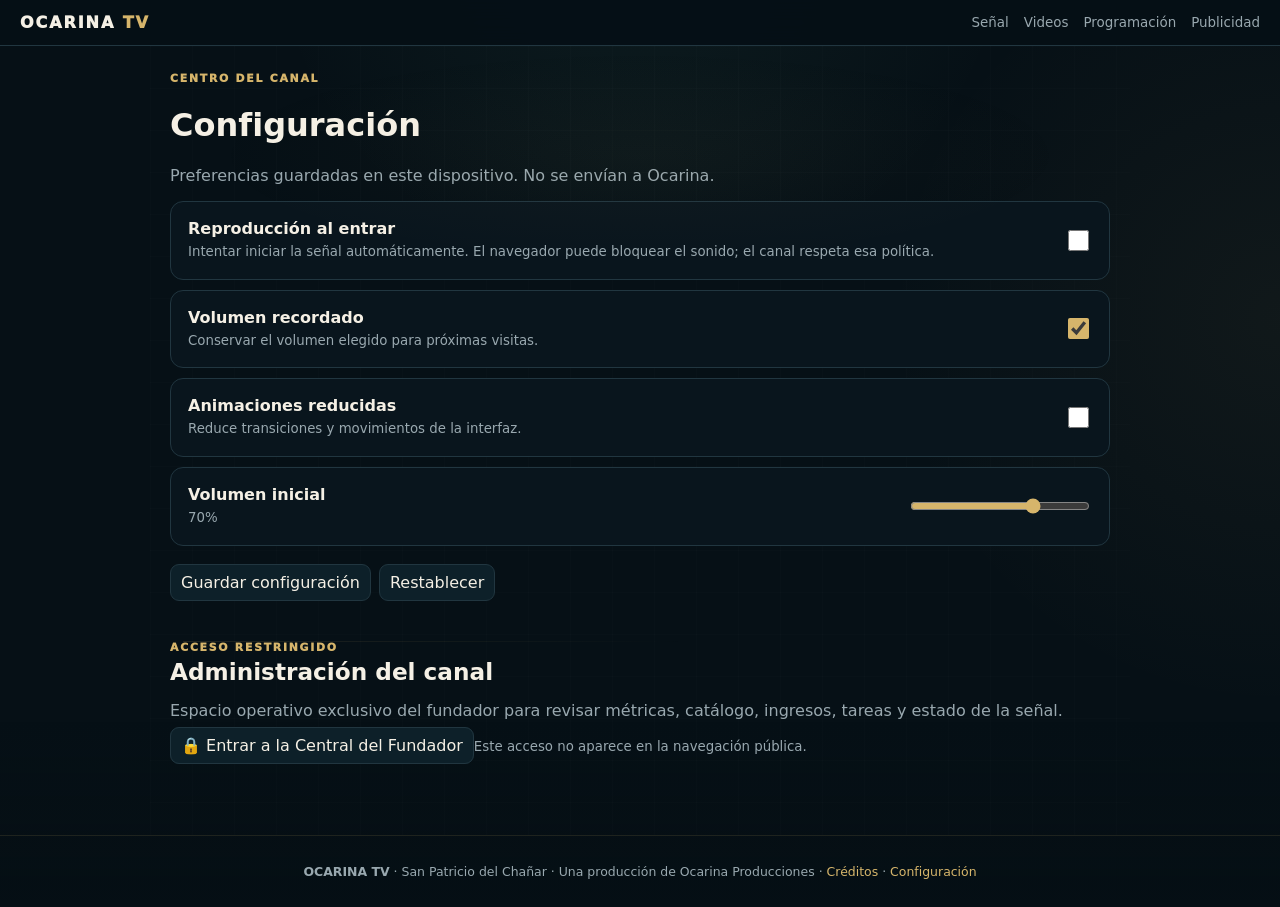
<file: configuracion.html>
<!doctype html><html lang="es"><head>
<meta charset="utf-8">
<meta name="viewport" content="width=device-width,initial-scale=1">
<meta name="description" content="Preferencias y configuración de la experiencia de OCARINA TV.">
<meta name="author" content="Ocarina Producciones">
<meta name="application-name" content="OCARINA TV">
<meta name="theme-color" content="#061016">
<link rel="canonical" href="https://eliasmartinezcultural-glitch.github.io/OCARINA-TV/configuracion.html">
<meta property="og:type" content="website">
<meta property="og:site_name" content="OCARINA TV">
<meta property="og:locale" content="es_AR">
<meta property="og:title" content="Configuración · OCARINA TV">
<meta property="og:description" content="Preferencias y configuración de la experiencia de OCARINA TV.">
<meta property="og:url" content="https://eliasmartinezcultural-glitch.github.io/OCARINA-TV/configuracion.html">
<meta property="og:image" content="https://img.youtube.com/vi/ruDP0Ur2wZ0/hqdefault.jpg">
<meta property="og:image:secure_url" content="https://img.youtube.com/vi/ruDP0Ur2wZ0/hqdefault.jpg">
<meta property="og:image:type" content="image/jpeg">
<meta property="og:image:width" content="480">
<meta property="og:image:height" content="360">
<meta property="og:image:alt" content="OCARINA TV · San Patricio del Chañar">
<meta name="twitter:card" content="summary_large_image">
<meta name="twitter:title" content="Configuración · OCARINA TV">
<meta name="twitter:description" content="Preferencias y configuración de la experiencia de OCARINA TV.">
<meta name="twitter:image" content="https://img.youtube.com/vi/ruDP0Ur2wZ0/hqdefault.jpg">
<link rel="stylesheet" href="css/styles.css">
<link rel="manifest" href="manifest.webmanifest">
<script defer src="js/settings.js?v=3.2"></script>
<script defer src="js/app.js?v=4.0"></script>
<title>Configuración · OCARINA TV</title>
</head><body data-page="config"><main id="app"></main></body></html>
</file>
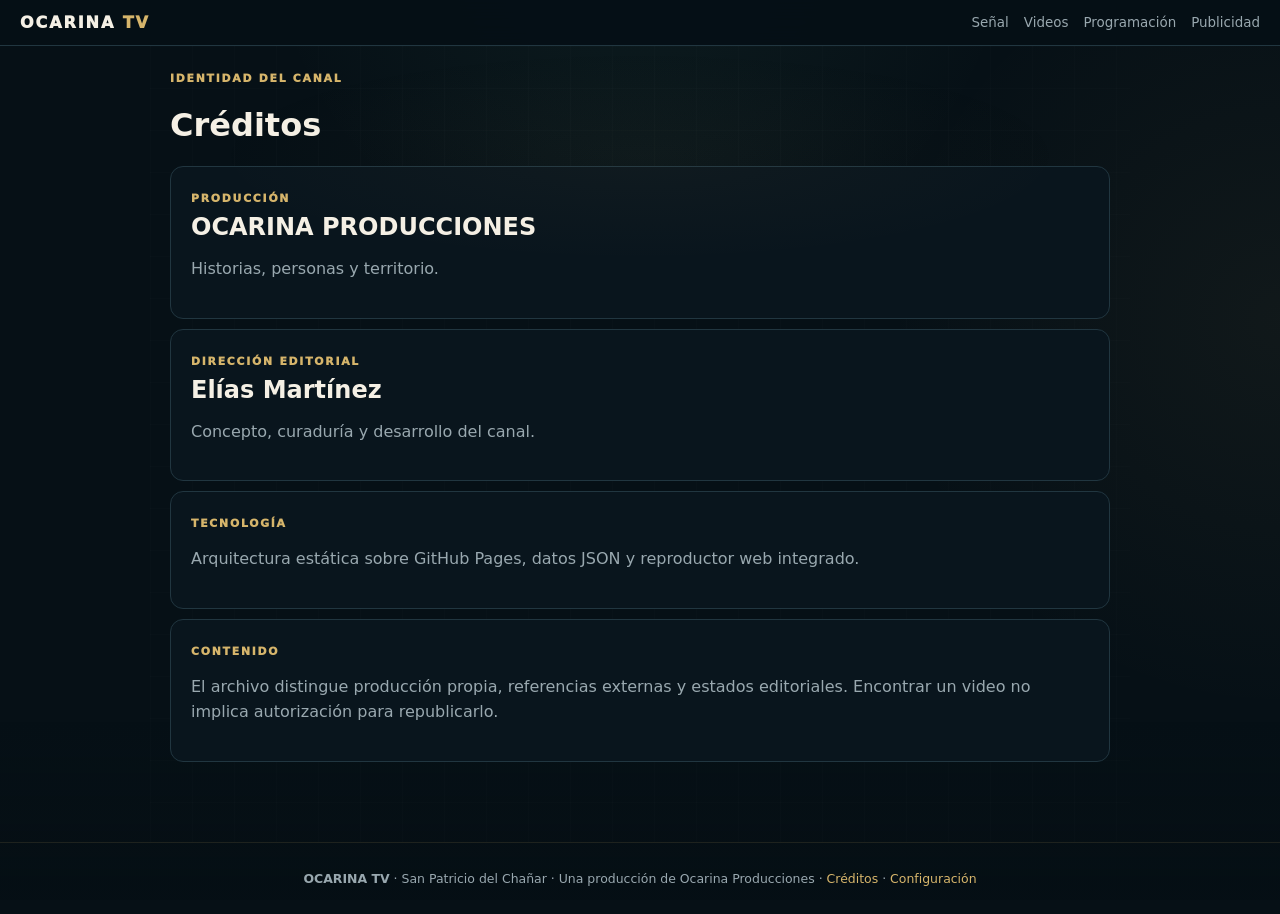
<file: creditos.html>
<!doctype html><html lang="es"><head>
<meta charset="utf-8">
<meta name="viewport" content="width=device-width,initial-scale=1">
<meta name="description" content="Producción, fuentes y reconocimiento del archivo audiovisual de OCARINA TV.">
<meta name="author" content="Ocarina Producciones">
<meta name="application-name" content="OCARINA TV">
<meta name="theme-color" content="#061016">
<link rel="canonical" href="https://eliasmartinezcultural-glitch.github.io/OCARINA-TV/creditos.html">
<meta property="og:type" content="website">
<meta property="og:site_name" content="OCARINA TV">
<meta property="og:locale" content="es_AR">
<meta property="og:title" content="Créditos · OCARINA TV">
<meta property="og:description" content="Producción, fuentes y reconocimiento del archivo audiovisual de OCARINA TV.">
<meta property="og:url" content="https://eliasmartinezcultural-glitch.github.io/OCARINA-TV/creditos.html">
<meta property="og:image" content="https://img.youtube.com/vi/ruDP0Ur2wZ0/hqdefault.jpg">
<meta property="og:image:secure_url" content="https://img.youtube.com/vi/ruDP0Ur2wZ0/hqdefault.jpg">
<meta property="og:image:type" content="image/jpeg">
<meta property="og:image:width" content="480">
<meta property="og:image:height" content="360">
<meta property="og:image:alt" content="OCARINA TV · San Patricio del Chañar">
<meta name="twitter:card" content="summary_large_image">
<meta name="twitter:title" content="Créditos · OCARINA TV">
<meta name="twitter:description" content="Producción, fuentes y reconocimiento del archivo audiovisual de OCARINA TV.">
<meta name="twitter:image" content="https://img.youtube.com/vi/ruDP0Ur2wZ0/hqdefault.jpg">
<link rel="stylesheet" href="css/styles.css">
<link rel="manifest" href="manifest.webmanifest">
<script defer src="js/settings.js?v=3.2"></script>
<script defer src="js/app.js?v=4.0"></script>
<title>Créditos · OCARINA TV</title>
</head><body data-page="credits"><main id="app"></main></body></html>
</file>
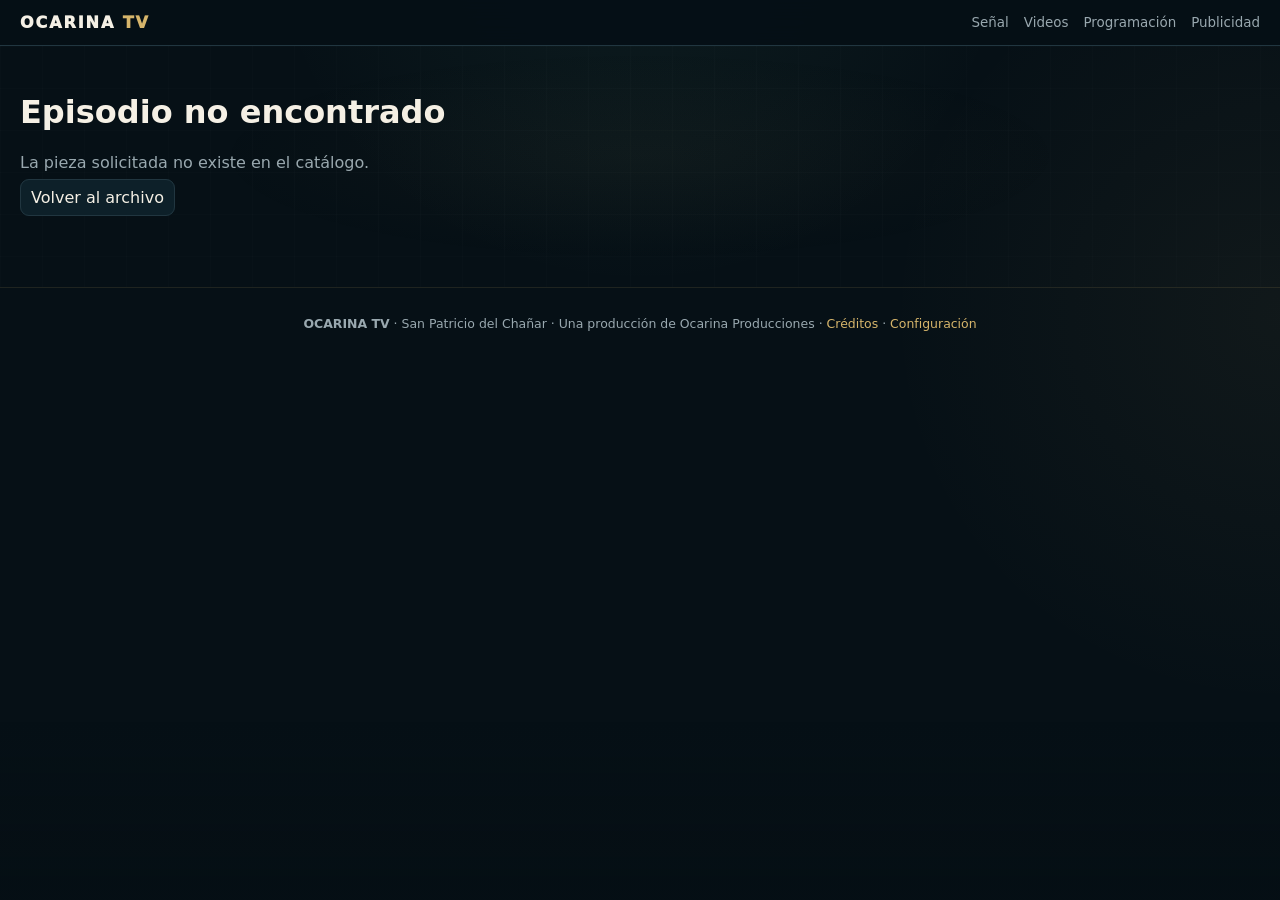
<file: episodio.html>
<!doctype html><html lang="es"><head>
<meta charset="utf-8">
<meta name="viewport" content="width=device-width,initial-scale=1">
<meta name="description" content="Abrí este enlace para ver un registro audiovisual del archivo local de OCARINA TV.">
<meta name="author" content="Ocarina Producciones">
<meta name="application-name" content="OCARINA TV">
<meta name="theme-color" content="#061016">
<link rel="canonical" href="https://eliasmartinezcultural-glitch.github.io/OCARINA-TV/episodio.html">
<meta property="og:type" content="video.other">
<meta property="og:site_name" content="OCARINA TV">
<meta property="og:locale" content="es_AR">
<meta property="og:title" content="Video · OCARINA TV · San Patricio del Chañar">
<meta property="og:description" content="Abrí este enlace para ver un registro audiovisual del archivo local de OCARINA TV.">
<meta property="og:url" content="https://eliasmartinezcultural-glitch.github.io/OCARINA-TV/episodio.html">
<meta property="og:image" content="https://img.youtube.com/vi/ruDP0Ur2wZ0/hqdefault.jpg">
<meta property="og:image:secure_url" content="https://img.youtube.com/vi/ruDP0Ur2wZ0/hqdefault.jpg">
<meta property="og:image:type" content="image/jpeg">
<meta property="og:image:width" content="480">
<meta property="og:image:height" content="360">
<meta property="og:image:alt" content="OCARINA TV · San Patricio del Chañar">
<meta name="twitter:card" content="summary_large_image">
<meta name="twitter:title" content="Video · OCARINA TV · San Patricio del Chañar">
<meta name="twitter:description" content="Abrí este enlace para ver un registro audiovisual del archivo local de OCARINA TV.">
<meta name="twitter:image" content="https://img.youtube.com/vi/ruDP0Ur2wZ0/hqdefault.jpg">
<link rel="stylesheet" href="css/styles.css">
<link rel="manifest" href="manifest.webmanifest">
<script defer src="js/settings.js?v=3.2"></script>
<script defer src="js/app.js?v=4.0"></script>
<title>Video · OCARINA TV · San Patricio del Chañar</title>
</head><body data-page="episode"><main id="app"></main></body></html>
</file>
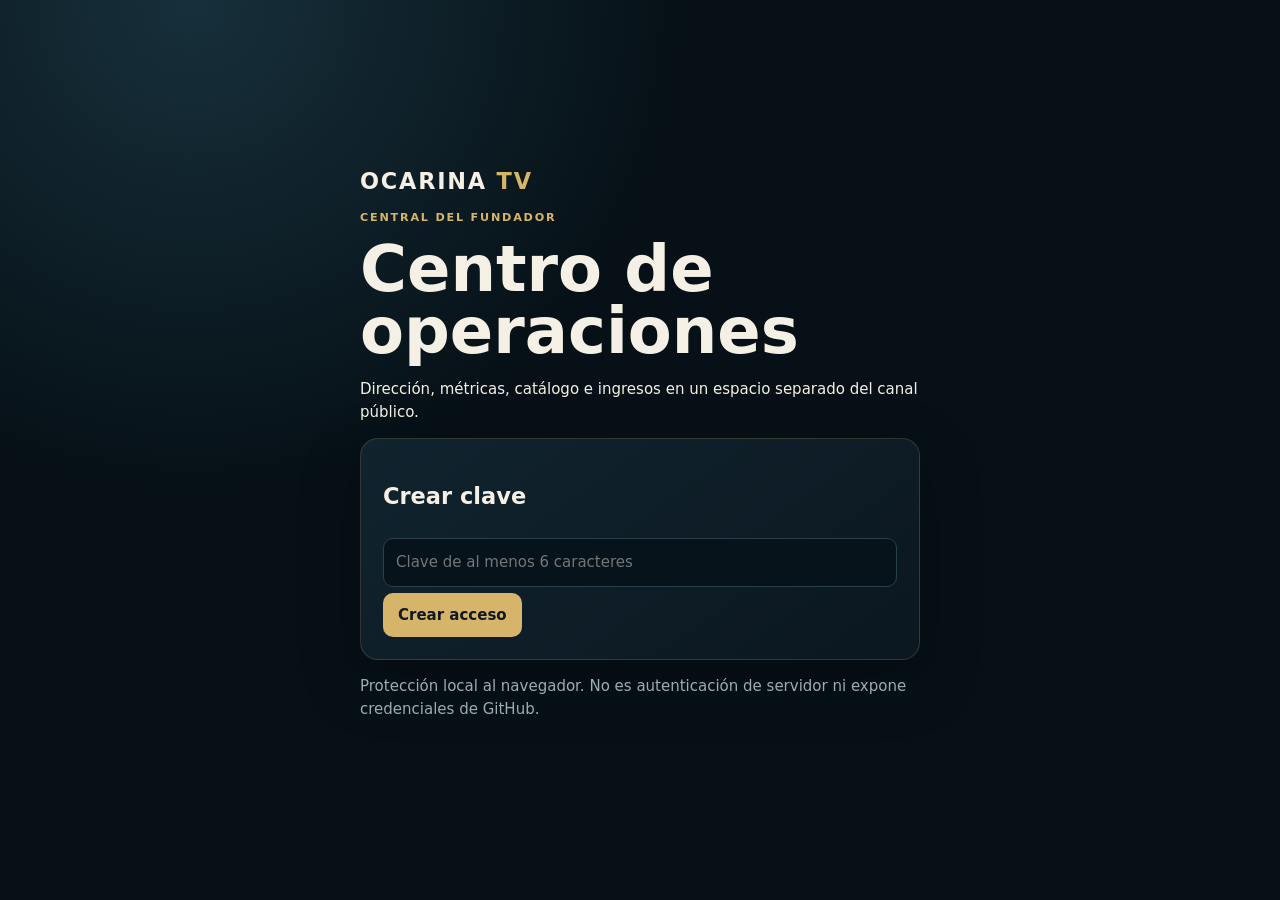
<file: fundador.html>
<!doctype html><html lang="es"><head><meta charset="utf-8"><meta name="viewport" content="width=device-width,initial-scale=1,viewport-fit=cover"><title>Central del Fundador · OCARINA TV</title><link rel="stylesheet" href="css/fundador.css"></head><body><section id="gate" class="gate"><div><div class="mark">OCARINA <span>TV</span></div><p class="eyebrow">CENTRAL DEL FUNDADOR</p><h1>Centro de operaciones</h1><p>Dirección, métricas, catálogo e ingresos en un espacio separado del canal público.</p><div id="setupBox" class="box hidden"><h2>Crear clave</h2><input id="setupPin" type="password" placeholder="Clave de al menos 6 caracteres"><button id="setupBtn">Crear acceso</button></div><div id="loginBox" class="box hidden"><h2>Acceso</h2><input id="loginPin" type="password" placeholder="Clave del fundador"><button id="loginBtn">Entrar</button><small id="loginMsg"></small></div><p class="warning">Protección local al navegador. No es autenticación de servidor ni expone credenciales de GitHub.</p></div></section><main id="console" class="hidden"><header class="top"><div><span class="eyebrow">OCARINA TV</span><h1>Central del Fundador</h1><p>Operación, archivo, audiencia e ingresos.</p></div><button id="lockBtn" class="ghost">Bloquear</button></header><section class="hero"><div><span class="eyebrow">ESTADO DEL CANAL</span><h2>Tu tablero de mando</h2><p>El catálogo se lee desde el repositorio. Las retiradas e ingresos se guardan localmente.</p></div><div class="pulse">FUNDADOR</div></section><section class="stats" id="stats"></section><section class="panel signal-bridge"><div class="panelhead"><div><span class="eyebrow">CONEXIÓN CON LA SEÑAL</span><h2>Puente fundador ↔ OCARINA TV</h2></div><button id="syncSignal" class="ghost">Actualizar señal</button></div><div id="signalBridge" class="bridge"></div><div class="bridge-links"><a href="index.html" target="_blank" rel="noopener">Abrir señal</a><a href="archivo.html" target="_blank" rel="noopener">Abrir catálogo</a><a href="programacion.html" target="_blank" rel="noopener">Abrir programación</a></div></section><section class="panel"><div class="panelhead"><div><span class="eyebrow">CONTROL EJECUTIVO</span><h2>Estado del negocio</h2></div></div><div id="executive" class="executive"></div></section><section class="command-grid"><div class="panel"><div class="panelhead"><div><span class="eyebrow">SALUD OPERATIVA</span><h2>Lectura rápida</h2></div></div><div id="health" class="health"></div></div><div class="panel"><div class="panelhead"><div><span class="eyebrow">PRÓXIMO MOVIMIENTO</span><h2>Agenda del fundador</h2></div></div><form id="taskForm" class="taskform"><input id="taskText" required placeholder="Qué hay que hacer..."><select id="taskPriority"><option>Alta</option><option>Media</option><option>Baja</option></select><button>Agregar</button></form><div id="tasks"></div></div></section><section class="panel"><div class="panelhead"><div><span class="eyebrow">CATÁLOGO</span><h2>Control editorial</h2></div><input id="search" placeholder="Buscar video..."></div><div id="catalog" class="catalog"></div></section><section class="panel"><div class="panelhead"><div><span class="eyebrow">INTELIGENCIA DEL CATÁLOGO</span><h2>Mapa del archivo</h2></div></div><div id="breakdown" class="breakdown"></div></section><section class="grid2"><div class="panel"><div class="panelhead"><div><span class="eyebrow">INGRESOS</span><h2>Control económico</h2></div></div><div class="financeforms"><form id="incomeForm" class="income"><h3>Registrar ingreso</h3><input id="incomeDesc" required placeholder="Concepto"><input id="incomeAmount" required type="number" min="0" step="0.01" placeholder="$ importe"><button>Registrar ingreso</button></form><form id="expenseForm" class="income expense"><h3>Registrar egreso</h3><input id="expenseDesc" required placeholder="Concepto"><input id="expenseAmount" required type="number" min="0" step="0.01" placeholder="$ importe"><button>Registrar egreso</button></form></div><div id="moneyline" class="moneyline"></div><div id="incomeTotal" class="money"></div><div id="incomeList"></div><div id="expenseList"></div></div><div class="panel"><div class="panelhead"><div><span class="eyebrow">ACCIONES</span><h2>Operación</h2></div></div><div class="actions"><button id="exportBtn">Exportar estado</button><button id="copyBtn">Copiar retiros</button><button id="copyReportBtn">Copiar informe</button><button id="clearBtn" class="danger">Vaciar registros locales</button></div><p class="muted">“Retirar” excluye una pieza de esta central en este navegador y la deja registrada para una futura acción editorial. No modifica GitHub automáticamente.</p></div></section><section class="panel"><div class="panelhead"><div><span class="eyebrow">REVISIÓN SEMANAL</span><h2>Qué cambió y qué hacer</h2></div><button id="copyWeeklyBtn" class="ghost">Copiar revisión</button></div><div id="weeklyReview" class="weekly"></div></section><section class="panel"><div class="panelhead"><div><span class="eyebrow">DECISIONES</span><h2>Bitácora del fundador</h2></div></div><form id="decisionForm" class="decisionform"><input id="decisionText" required placeholder="Decisión tomada / aprendizaje"><button>Registrar</button></form><div id="decisions"></div></section><section class="panel"><div class="panelhead"><div><span class="eyebrow">RESERVA OPERATIVA</span><h2>Objetivos y alertas</h2></div></div><form id="targetForm" class="targetform"><input id="targetName" required placeholder="Objetivo (ej. ingresos mensuales)"><input id="targetValue" required type="number" min="0" step="0.01" placeholder="Meta"><button>Guardar meta</button></form><div id="targets"></div></section><section class="panel"><div class="panelhead"><div><span class="eyebrow">OBSERVACIONES</span><h2>Notas del fundador</h2></div></div><textarea id="notes" placeholder="Ideas, decisiones, próximos pasos..."></textarea><button id="saveNotes">Guardar notas</button></section><footer>OCARINA TV · Central separada del canal público · <a href="index.html">Volver a la señal</a></footer></main><script src="js/fundador.js"></script></body></html>
</file>
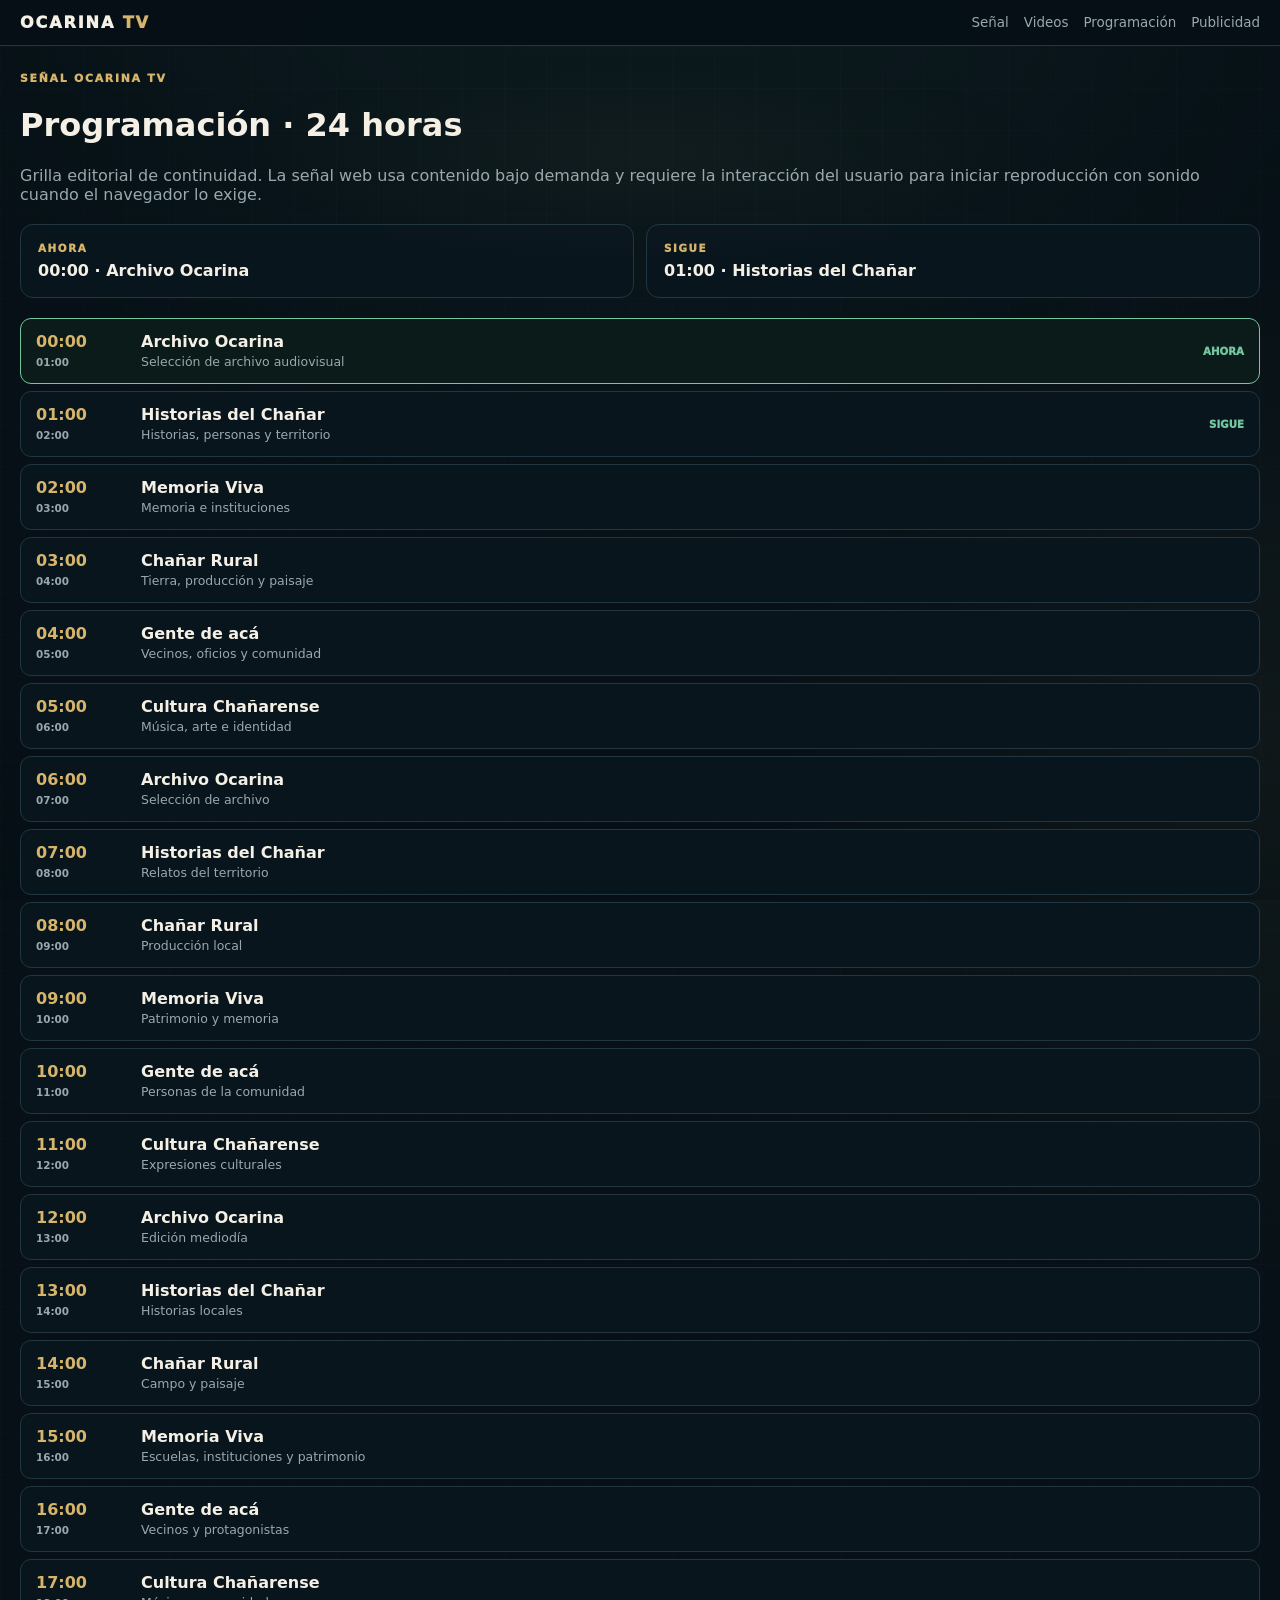
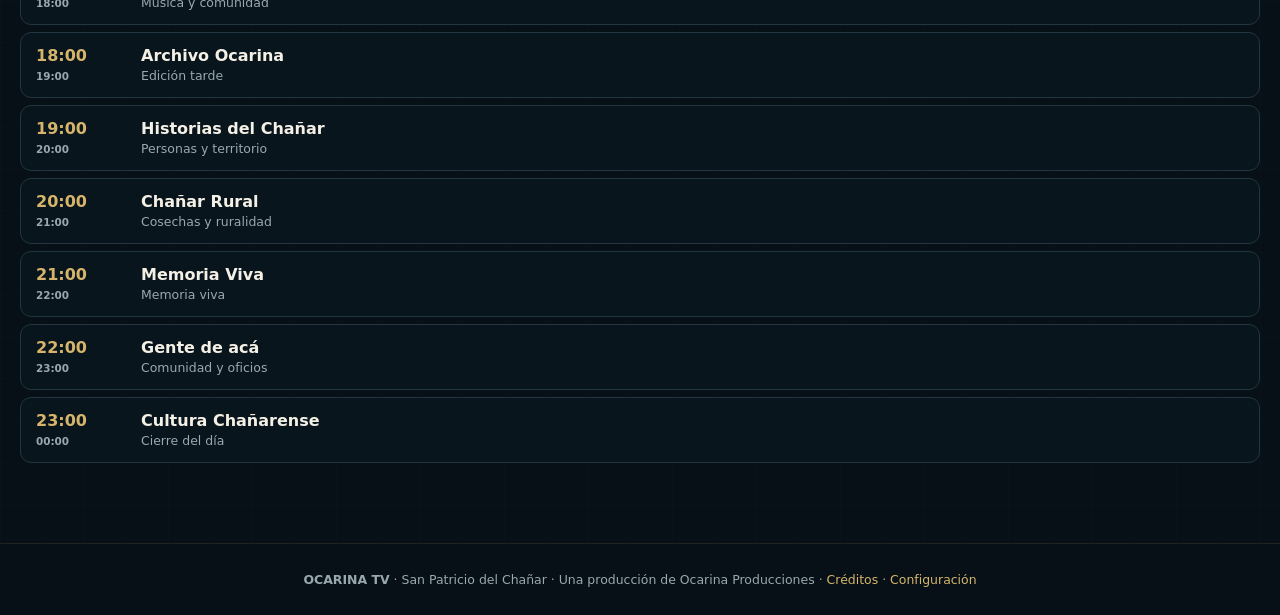
<file: programacion.html>
<!doctype html><html lang="es"><head>
<meta charset="utf-8">
<meta name="viewport" content="width=device-width,initial-scale=1">
<meta name="description" content="La programación audiovisual de OCARINA TV, un canal digital local de San Patricio del Chañar.">
<meta name="author" content="Ocarina Producciones">
<meta name="application-name" content="OCARINA TV">
<meta name="theme-color" content="#061016">
<link rel="canonical" href="https://eliasmartinezcultural-glitch.github.io/OCARINA-TV/programacion.html">
<meta property="og:type" content="website">
<meta property="og:site_name" content="OCARINA TV">
<meta property="og:locale" content="es_AR">
<meta property="og:title" content="Programación · OCARINA TV">
<meta property="og:description" content="La programación audiovisual de OCARINA TV, un canal digital local de San Patricio del Chañar.">
<meta property="og:url" content="https://eliasmartinezcultural-glitch.github.io/OCARINA-TV/programacion.html">
<meta property="og:image" content="https://img.youtube.com/vi/ruDP0Ur2wZ0/hqdefault.jpg">
<meta property="og:image:secure_url" content="https://img.youtube.com/vi/ruDP0Ur2wZ0/hqdefault.jpg">
<meta property="og:image:type" content="image/jpeg">
<meta property="og:image:width" content="480">
<meta property="og:image:height" content="360">
<meta property="og:image:alt" content="OCARINA TV · San Patricio del Chañar">
<meta name="twitter:card" content="summary_large_image">
<meta name="twitter:title" content="Programación · OCARINA TV">
<meta name="twitter:description" content="La programación audiovisual de OCARINA TV, un canal digital local de San Patricio del Chañar.">
<meta name="twitter:image" content="https://img.youtube.com/vi/ruDP0Ur2wZ0/hqdefault.jpg">
<link rel="stylesheet" href="css/styles.css">
<link rel="manifest" href="manifest.webmanifest">
<script defer src="js/settings.js?v=3.2"></script>
<script defer src="js/app.js?v=4.0"></script>
<title>Programación · OCARINA TV</title>
</head><body data-page="schedule"><main id="app"></main></body></html>
</file>
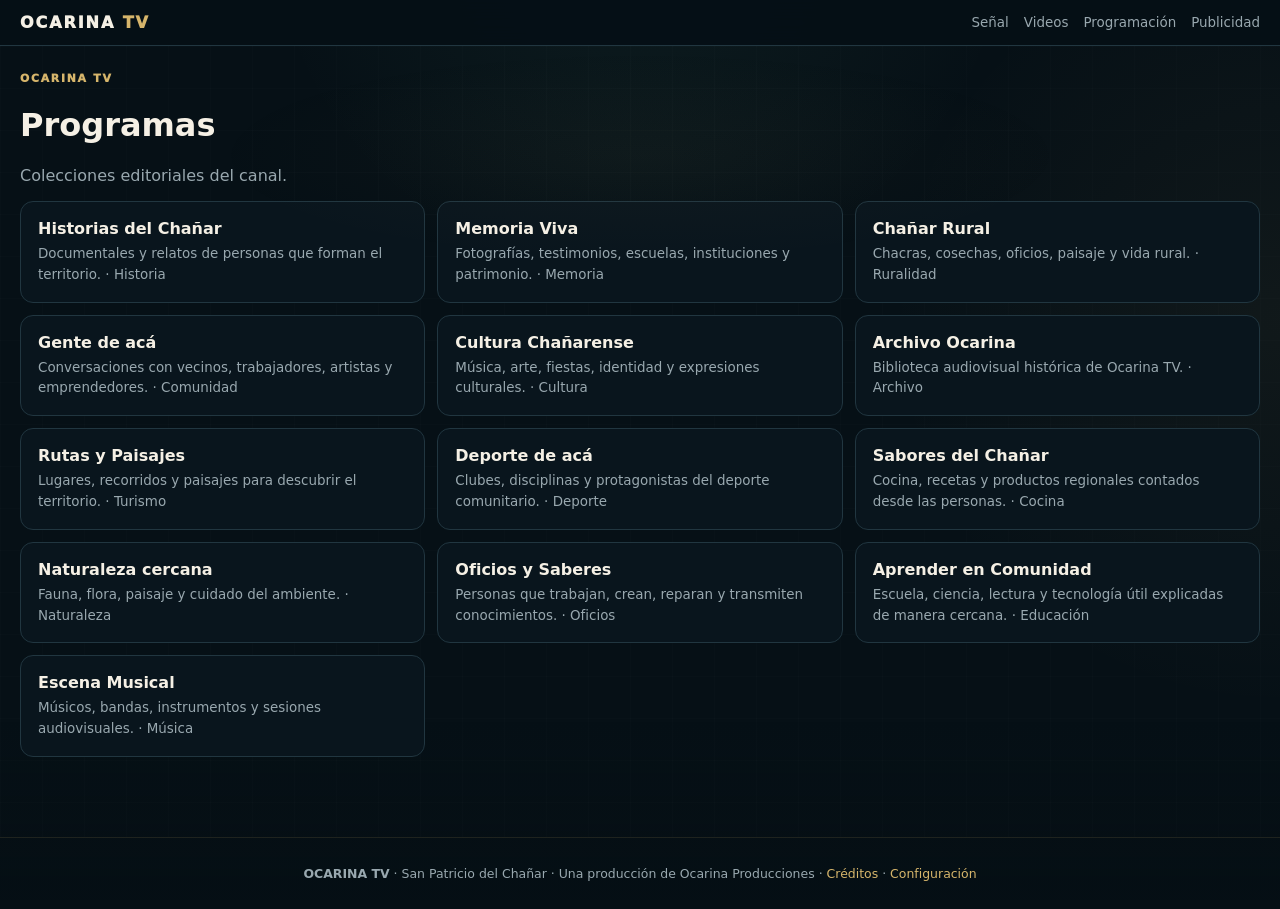
<file: programas.html>
<!doctype html><html lang="es"><head><meta charset="utf-8"><meta name="viewport" content="width=device-width,initial-scale=1"><meta name="theme-color" content="#061016"><link rel="stylesheet" href="css/styles.css"><link rel="manifest" href="manifest.webmanifest"><script defer src="js/settings.js?v=3.2"></script><script defer src="js/app.js?v=4.0"></script><title>Programas · OCARINA TV</title></head><body data-page="programs"><main id="app"></main></body></html>
</file>
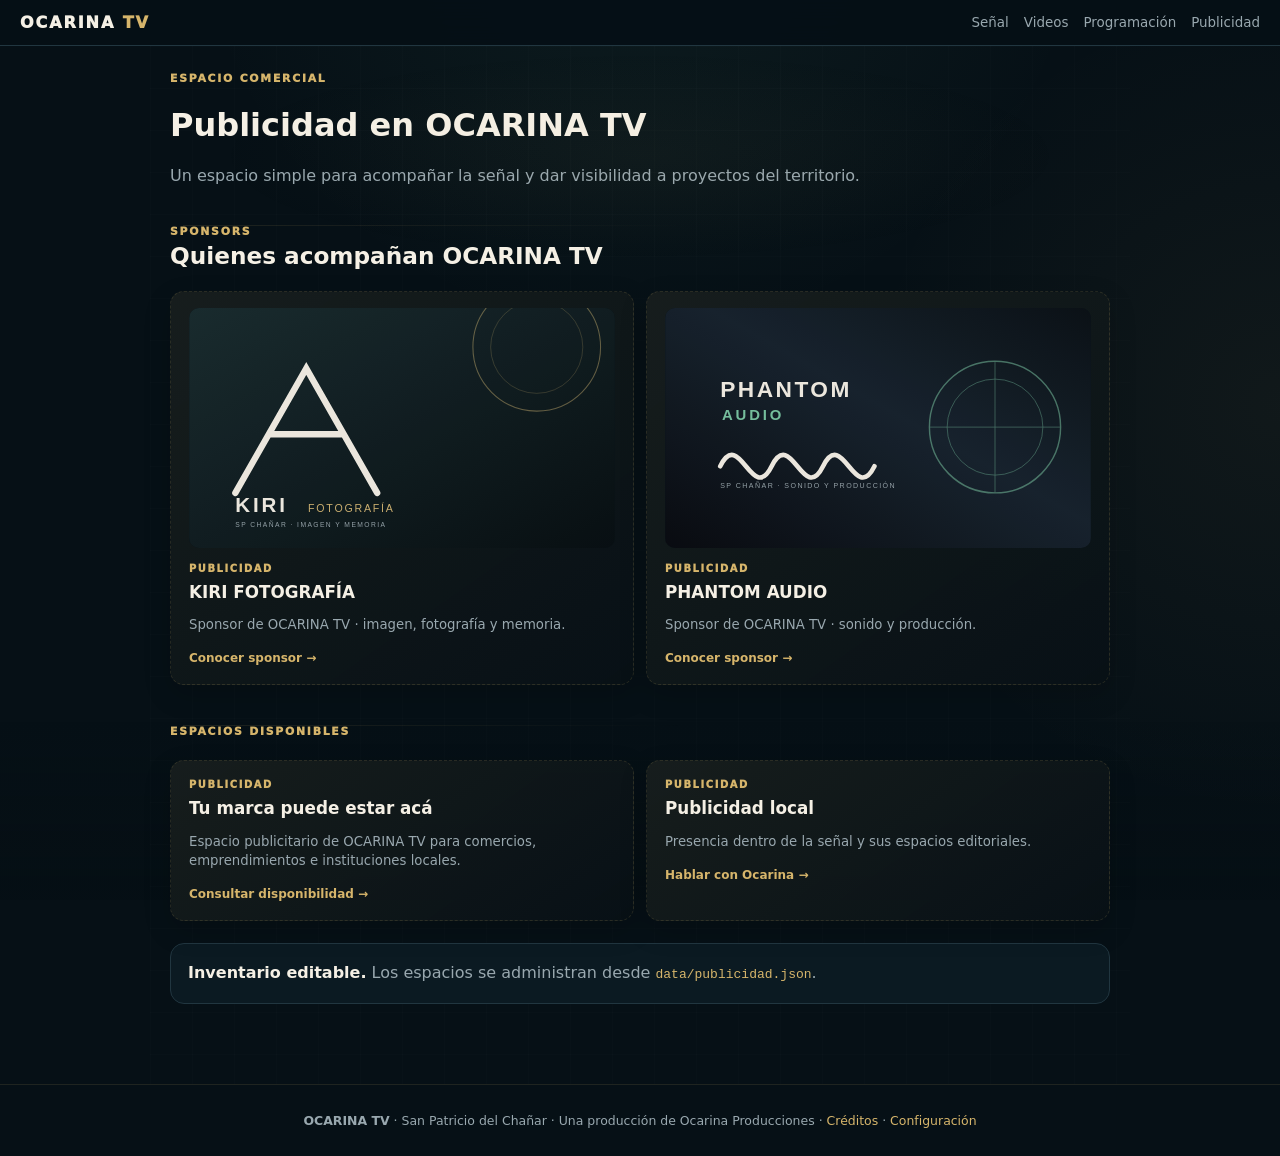
<file: publicidad.html>
<!doctype html>
<html lang="es">
<head>
<meta charset="utf-8">
<meta name="viewport" content="width=device-width,initial-scale=1">
<meta name="description" content="Espacio comercial de OCARINA TV para comercios, emprendimientos e instituciones del territorio.">
<meta name="author" content="Ocarina Producciones">
<meta name="application-name" content="OCARINA TV">
<meta name="theme-color" content="#061016">
<link rel="canonical" href="https://eliasmartinezcultural-glitch.github.io/OCARINA-TV/publicidad.html">
<meta property="og:type" content="website">
<meta property="og:site_name" content="OCARINA TV">
<meta property="og:locale" content="es_AR">
<meta property="og:title" content="Publicidad · OCARINA TV">
<meta property="og:description" content="Espacio comercial de OCARINA TV para comercios, emprendimientos e instituciones del territorio.">
<meta property="og:url" content="https://eliasmartinezcultural-glitch.github.io/OCARINA-TV/publicidad.html">
<meta property="og:image" content="https://img.youtube.com/vi/ruDP0Ur2wZ0/hqdefault.jpg">
<meta property="og:image:secure_url" content="https://img.youtube.com/vi/ruDP0Ur2wZ0/hqdefault.jpg">
<meta property="og:image:type" content="image/jpeg">
<meta property="og:image:width" content="480">
<meta property="og:image:height" content="360">
<meta property="og:image:alt" content="OCARINA TV · San Patricio del Chañar">
<meta name="twitter:card" content="summary_large_image">
<meta name="twitter:title" content="Publicidad · OCARINA TV">
<meta name="twitter:description" content="Espacio comercial de OCARINA TV para comercios, emprendimientos e instituciones del territorio.">
<meta name="twitter:image" content="https://img.youtube.com/vi/ruDP0Ur2wZ0/hqdefault.jpg">
<link rel="stylesheet" href="css/styles.css">
<link rel="manifest" href="manifest.webmanifest">

<title>Publicidad · OCARINA TV</title>
</head>
<body data-page="ads">
<main class="narrow">
  <div class="kicker">ESPACIO COMERCIAL</div>
  <h1>Publicidad en OCARINA TV</h1>
  <p class="muted">Un espacio simple para acompañar la señal y dar visibilidad a proyectos del territorio.</p>
  <section class="section">
    <div class="kicker">SPONSORS</div>
    <h2>Quienes acompañan OCARINA TV</h2>
    <div class="ads-page">
      <a class="ad-slot sponsor-slot" href="publicidad.html"><img class="ad-image" src="assets/sponsors/kiri-photografia.svg" alt="KIRI FOTOGRAFÍA"><span class="ad-label">SPONSOR</span><strong>KIRI FOTOGRAFÍA</strong><p>Sponsor de OCARINA TV · imagen, fotografía y memoria.</p></a>
      <a class="ad-slot sponsor-slot" href="publicidad.html"><img class="ad-image" src="assets/sponsors/phantom-audio.svg" alt="PHANTOM AUDIO"><span class="ad-label">SPONSOR</span><strong>PHANTOM AUDIO</strong><p>Sponsor de OCARINA TV · sonido y producción.</p></a>
    </div>
  </section>
</main>
<script defer src="js/settings.js?v=3.2"></script>
<script defer src="js/app.js?v=4.0"></script>
</body>
</html>
</file>
<file: css/styles.css>
:root{--bg:#061016;--panel:#0c1821;--panel2:#112530;--text:#f5f0e5;--muted:#99a8af;--gold:#d6b56b;--line:#213640;--green:#72c7a0;--red:#d86a62}*{box-sizing:border-box}html{scroll-behavior:smooth}body{margin:0;background:radial-gradient(circle at 75% 0,#173640 0,#061016 45%);color:var(--text);font-family:Inter,system-ui,-apple-system,Segoe UI,sans-serif;min-height:100vh}a{color:inherit;text-decoration:none}button,input{font:inherit}header{position:sticky;top:0;z-index:30;background:#061016ed;backdrop-filter:blur(14px);border-bottom:1px solid var(--line)}.nav{max-width:1320px;margin:auto;padding:13px 20px;display:flex;align-items:center;justify-content:space-between;gap:18px}.brand{font-weight:950;letter-spacing:.12em}.brand span{color:var(--gold)}nav{display:flex;gap:15px;flex-wrap:wrap;font-size:.84rem;color:var(--muted)}nav a:hover{color:var(--text)}main{max-width:1320px;margin:auto;padding:26px 20px 80px}.tv-hero{display:grid;grid-template-columns:1.5fr .5fr;gap:18px}.screen-head{display:flex;justify-content:space-between;align-items:center;color:var(--muted);font-size:.72rem;letter-spacing:.08em;margin:0 3px 9px}.live-dot{color:var(--green);font-weight:900}.tv-player{background:#07131a;border:1px solid var(--line);border-radius:18px;overflow:hidden;box-shadow:0 24px 70px #0007}.player-frame{position:relative;aspect-ratio:16/9;background:#000}.player-frame>div:first-child{width:100%;height:100%}.player-frame iframe{width:100%;height:100%;border:0}.player-overlay{position:absolute;z-index:2;top:13px;left:13px;right:13px;display:flex;justify-content:space-between;pointer-events:none}.channel-bug,.live-bug{padding:6px 9px;border-radius:999px;background:#061016d9;border:1px solid #ffffff18;font-size:.64rem;font-weight:950;letter-spacing:.1em}.live-bug{color:#ffb2ac}.player-title{display:flex;justify-content:space-between;gap:15px;padding:15px 17px 10px}.player-title h2{margin:4px 0;font-size:1.2rem}.player-title p{margin:0;color:var(--muted);font-size:.84rem;line-height:1.4}.player-state{height:max-content;padding:6px 8px;border:1px solid var(--line);border-radius:8px;font-size:.64rem;font-weight:900;color:var(--green);white-space:nowrap}.controls{display:flex;align-items:center;gap:7px;padding:10px 13px;border-top:1px solid var(--line);background:#09161d}.control,.btn{border:1px solid var(--line);background:#0d2029;color:var(--text);padding:8px 10px;border-radius:9px;cursor:pointer}.control:hover,.btn:hover{border-color:var(--gold);color:var(--gold)}.control.primary{min-width:40px;border-color:var(--gold);color:var(--gold)}.volume{display:flex;align-items:center;gap:7px;color:var(--muted);font-size:.7rem}.volume input{width:100px}.clock{margin-left:auto;color:var(--muted);font-variant-numeric:tabular-nums;font-size:.75rem}.progress{padding:0 13px 13px;background:#09161d}.progress>input{width:100%;accent-color:var(--gold)}.time{display:flex;justify-content:space-between;color:var(--muted);font-size:.67rem;font-variant-numeric:tabular-nums}.player-error{padding:0 14px 12px;color:#ffaaa4;font-size:.74rem}.now-panel{padding:24px;border:1px solid var(--line);border-radius:18px;background:linear-gradient(145deg,var(--panel2),var(--panel));display:flex;flex-direction:column;gap:13px}.now-panel h1{font-size:clamp(2.1rem,4vw,3.6rem);line-height:.88;margin:5px 0 15px}.onair-card,.next-card{padding:14px;border-radius:13px;border:1px solid var(--line);background:#09151d}.onair-card{border-left:3px solid var(--green)}.next-card{border-left:3px solid var(--gold)}.onair-card span,.next-card>span{display:block;color:var(--gold);font-size:.66rem;font-weight:950;letter-spacing:.14em}.onair-card strong,.next-card strong{display:block;margin:7px 0 4px}.onair-card small,.next-card small{display:block;color:var(--muted);line-height:1.4}.next-card .btn{margin-top:12px;width:100%}.quick-links{display:grid;grid-template-columns:1fr;gap:7px}.quick-links a{padding:9px 10px;border:1px solid var(--line);border-radius:9px;color:var(--muted);font-size:.78rem}.quick-links a:hover{color:var(--text);border-color:var(--gold)}.section{margin-top:40px}.section h2{margin:4px 0 0;font-size:1.45rem}.sectionhead{display:flex;align-items:end;justify-content:space-between;margin-bottom:14px}.kicker,.tag{color:var(--gold);font-size:.68rem;font-weight:950;letter-spacing:.16em;text-transform:uppercase}.muted{color:var(--muted)}.continuity{display:grid;grid-template-columns:repeat(4,1fr);gap:10px}.cont-item{padding:15px;border:1px solid var(--line);border-radius:13px;background:#09151d}.cont-item.current{border-color:var(--green);box-shadow:inset 3px 0 var(--green)}.cont-item span{display:block;color:var(--muted);font-size:.64rem;font-weight:900;letter-spacing:.12em}.cont-item b{display:block;margin:7px 0 4px}.cont-item small{display:block;color:var(--muted);line-height:1.4}.grid{display:grid;grid-template-columns:repeat(4,1fr);gap:14px}.card{overflow:hidden;background:linear-gradient(145deg,var(--panel2),var(--panel));border:1px solid var(--line);border-radius:15px;transition:.18s}.card:hover{transform:translateY(-2px);border-color:var(--gold)}.thumb{width:100%;aspect-ratio:16/9;object-fit:cover;display:block;background:#000}.cardbody{padding:14px}.card h3{margin:8px 0 6px;font-size:1rem}.card p{margin:0;color:var(--muted);font-size:.83rem;line-height:1.45}.chips{display:flex;flex-wrap:wrap;gap:5px;margin-top:9px}.chips span{padding:4px 6px;border:1px solid var(--line);border-radius:999px;color:var(--muted);font-size:.66rem}.play{display:inline-block;margin-top:13px;color:var(--gold);font-size:.72rem;font-weight:950}.ads-grid{display:grid;grid-template-columns:repeat(2,1fr);gap:12px}.ad-slot{display:block;padding:18px;border:1px dashed #56636a;border-radius:14px;background:linear-gradient(135deg,#101e25,#09141a)}.ad-slot:hover{border-color:var(--gold)}.ad-label{display:block;color:var(--gold);font-size:.62rem;font-weight:950;letter-spacing:.16em;margin-bottom:8px}.ad-slot strong{font-size:1.05rem}.ad-slot p{color:var(--muted);line-height:1.45;font-size:.83rem}.ad-slot b{color:var(--gold);font-size:.75rem}.programs{display:grid;grid-template-columns:repeat(3,1fr);gap:12px}.program{padding:17px;border:1px solid var(--line);border-radius:13px;background:#09151d}.program b{display:block;margin-bottom:5px}.program span{color:var(--muted);font-size:.84rem;line-height:1.4}.notice{padding:17px;border:1px solid var(--line);border-radius:14px;background:#0b1a22;color:var(--muted);line-height:1.55}.notice strong{color:var(--text)}footer{border-top:1px solid var(--line);padding:28px 20px;text-align:center;color:var(--muted);font-size:.78rem}footer a{color:var(--gold)}.detail,.narrow{max-width:980px;margin:auto}.video{aspect-ratio:16/9;background:#000;border-radius:18px;overflow:hidden;border:1px solid var(--line)}.search{width:100%;padding:12px 14px;border-radius:11px;border:1px solid var(--line);background:var(--panel);color:var(--text);margin:10px 0 15px}.meta{display:flex;flex-wrap:wrap;gap:8px;margin:16px 0}.meta span{padding:8px 10px;border:1px solid var(--line);border-radius:9px;color:var(--muted);font-size:.8rem}.schedule-summary{display:grid;grid-template-columns:1fr 1fr;gap:12px;margin:20px 0}.schedule-summary>div{padding:17px;border:1px solid var(--line);border-radius:13px;background:#09151d}.schedule-summary span{display:block;color:var(--gold);font-size:.65rem;font-weight:950;letter-spacing:.15em}.schedule-summary strong{display:block;margin-top:7px}.schedule-grid{display:grid;gap:7px}.schedule-row{display:grid;grid-template-columns:90px 1fr 70px;align-items:center;gap:15px;padding:13px 15px;border:1px solid var(--line);border-radius:11px;background:#09151d}.schedule-row:hover{border-color:#536b74}.schedule-row.now{border-color:var(--green);background:#0b1b1a}.schedule-row time{font-weight:900;font-variant-numeric:tabular-nums;color:var(--gold)}.schedule-row time small{color:var(--muted);font-size:.65rem}.schedule-row b{display:block}.schedule-row span{display:block;color:var(--muted);font-size:.78rem;margin-top:3px}.schedule-row em{text-align:right;color:var(--green);font-style:normal;font-size:.64rem;font-weight:950}.settings-card,.credits{display:grid;gap:10px}.setting{display:flex;justify-content:space-between;align-items:center;gap:20px;padding:17px;border:1px solid var(--line);border-radius:13px;background:#09151d}.setting span{display:grid;gap:5px}.setting small{color:var(--muted);line-height:1.4}.setting input[type=checkbox]{width:21px;height:21px;accent-color:var(--gold)}.setting input[type=range]{width:180px;accent-color:var(--gold)}.settings-actions{display:flex;gap:8px;margin-top:8px}.credits section{padding:20px;border:1px solid var(--line);border-radius:13px;background:#09151d}.credits h2{margin:7px 0}.credits p{color:var(--muted);line-height:1.55}.ads-page{display:grid;gap:12px;margin:22px 0}code{color:var(--gold)}.reduced-motion *{transition:none!important;scroll-behavior:auto!important}@media(max-width:1000px){.tv-hero{grid-template-columns:1fr}.grid{grid-template-columns:repeat(2,1fr)}.continuity{grid-template-columns:repeat(2,1fr)}.programs{grid-template-columns:1fr 1fr}}@media(max-width:620px){main{padding:18px 11px 55px}.nav{padding:11px}.nav nav{gap:9px;font-size:.76rem}.grid,.programs,.continuity,.ads-grid,.schedule-summary{grid-template-columns:1fr}.now-panel{padding:18px}.controls{flex-wrap:wrap}.clock{order:-1;width:100%;margin-left:0}.volume input{width:80px}.schedule-row{grid-template-columns:63px 1fr 42px;gap:9px;padding:11px}.schedule-row span{font-size:.72rem}.setting{align-items:flex-start}.setting input[type=range]{width:120px}.player-title{display:block}.player-state{display:inline-block;margin-top:8px}.quick-links{grid-template-columns:1fr 1fr}}.static-screen{width:100%;height:100%;display:flex;flex-direction:column;align-items:center;justify-content:center;gap:10px;text-align:center;background:radial-gradient(circle at center,#18333d 0,#07131a 58%,#02070a 100%)}.static-mark{font-size:.72rem;letter-spacing:.2em;color:var(--gold);font-weight:950}.static-screen strong{font-size:clamp(1.4rem,3vw,2.4rem);letter-spacing:.02em}.static-screen small{color:var(--muted);font-size:.76rem}.static-progress{height:3px;width:18%;background:var(--gold);border-radius:99px;opacity:.8}.ad-image{display:block;width:100%;aspect-ratio:16/9;object-fit:cover;border-radius:10px;margin:-2px 0 15px;background:#07131a}.sponsor-slot{border-style:solid;background:linear-gradient(145deg,#101f26,#081218)}.sponsor-slot .ad-label{color:var(--green)}.sponsor-slot strong{font-size:1.2rem}.ads-page{grid-template-columns:repeat(2,1fr)}@media(max-width:620px){.ads-page{grid-template-columns:1fr}}
.editorial-engine{margin:24px 0;padding:18px;border:1px solid rgba(255,255,255,.1);border-radius:14px;background:rgba(255,255,255,.025)}
.editorial-engine h3{margin:4px 0 8px;font-size:1.15rem}.editorial-engine p{margin:12px 0 0;color:var(--muted,#9aa7ad);font-size:.9rem;line-height:1.5}.editorial-flow{display:flex;align-items:center;gap:8px;flex-wrap:wrap}.editorial-flow span{display:inline-flex;align-items:center;gap:7px;padding:8px 10px;border:1px solid rgba(255,255,255,.1);border-radius:999px;font-size:.72rem;letter-spacing:.05em}.editorial-flow b{font-size:.9rem}.editorial-flow i{opacity:.5;font-style:normal}@media(max-width:620px){.editorial-flow{display:grid;grid-template-columns:1fr}.editorial-flow i{display:none}.editorial-flow span{justify-content:space-between}}

/* CAPA SEÑAL TV */
.category-rail{display:grid;grid-template-columns:repeat(6,1fr);gap:9px}
.category-rail a{min-height:78px;padding:13px;border:1px solid var(--line);border-radius:12px;background:linear-gradient(145deg,#10232b,#09151d);display:flex;flex-direction:column;justify-content:space-between}
.category-rail a:hover{border-color:var(--gold);transform:translateY(-2px)}
.category-rail span{font-size:.6rem;color:var(--gold);font-weight:950;letter-spacing:.12em}
.category-rail b{font-size:.78rem}
.mini-guide{display:grid;grid-template-columns:repeat(6,1fr);gap:8px;margin-bottom:12px}
.guide-item{padding:12px;border:1px solid var(--line);border-radius:11px;background:#09151d;min-height:96px}
.guide-item.active{border-color:var(--green);box-shadow:inset 0 2px var(--green)}
.guide-item time{display:block;color:var(--gold);font-size:.65rem;font-weight:950;font-variant-numeric:tabular-nums}
.guide-item strong{display:block;margin:7px 0 4px;font-size:.78rem;line-height:1.2}
.guide-item small{display:block;color:var(--muted);font-size:.67rem;line-height:1.35}
.preview-grid{display:grid;grid-template-columns:repeat(4,1fr);gap:11px}
.preview-card{padding:15px;border:1px solid var(--line);border-radius:14px;background:linear-gradient(145deg,#102029,#09151d);min-height:170px}
.preview-card:hover{border-color:#526872}
.preview-top{display:flex;justify-content:space-between;gap:8px;align-items:center}
.preview-state{font-size:.58rem;color:var(--muted);border:1px solid var(--line);border-radius:999px;padding:4px 6px}
.preview-card h3{font-size:.93rem;line-height:1.25;margin:13px 0 7px}
.preview-card p{color:var(--muted);font-size:.74rem;line-height:1.45;min-height:34px}
.preview-card a{display:inline-block;margin-top:8px;color:var(--gold);font-size:.66rem;font-weight:900}
@media(max-width:1000px){.category-rail{grid-template-columns:repeat(3,1fr)}.mini-guide{grid-template-columns:repeat(3,1fr)}.preview-grid{grid-template-columns:repeat(2,1fr)}}
@media(max-width:620px){.category-rail{grid-template-columns:repeat(2,1fr)}.mini-guide{grid-template-columns:1fr 1fr}.preview-grid{grid-template-columns:1fr}.guide-item{min-height:84px}}

/* ARQUITECTURA V1 · SEÑAL SIMPLE */
.big-action{width:100%;padding:13px 14px;font-weight:950;font-size:.9rem;border-color:var(--gold);color:var(--gold)}
.choose-action{display:block;text-align:center;padding:12px 14px;border:1px solid var(--line);border-radius:9px;background:#09151d;color:var(--text);font-weight:850;font-size:.84rem}
.choose-action:hover{border-color:var(--gold);color:var(--gold)}
.category-rail a{position:relative}
.category-count{display:block;margin-top:6px;color:var(--muted);font-size:.62rem}
.simple-note{padding:22px;border:1px solid var(--line);border-radius:16px;background:linear-gradient(145deg,#10242c,#08141b)}
.simple-note h2{margin:4px 0 6px}
.archive-fallback{max-width:1320px;margin:auto;padding:30px 20px 80px}
.archive-fallback .grid{margin-top:20px}

/* CONTENIDO + MULTIDISPOSITIVO · CAPA V1 */
.category-tile{min-height:118px;position:relative;overflow:hidden;isolation:isolate;justify-content:flex-end!important;background:linear-gradient(145deg,#10252e,#08151c)!important;transition:transform .18s ease,border-color .18s ease}
.category-tile:before{content:"";position:absolute;inset:0;background:linear-gradient(180deg,rgba(4,12,16,.12),rgba(4,12,16,.9));z-index:-1}
.category-tile:after{content:"";position:absolute;inset:0;background:radial-gradient(circle at 78% 20%,rgba(214,181,107,.16),transparent 38%);z-index:-1}
.category-tile b{font-size:1rem;letter-spacing:.01em}.category-tile span{position:absolute;top:12px;left:13px}.category-tile .category-count{margin-top:3px}.category-tile:hover{transform:translateY(-3px);border-color:var(--gold)}
@media(max-width:760px){.tv-hero{grid-template-columns:1fr}.now-panel{order:2}.player-title h2{font-size:1.05rem}.controls{gap:7px}.control{min-width:44px;min-height:44px}.volume{display:none}.category-rail{grid-template-columns:1fr 1fr}.category-tile{min-height:105px}.grid{grid-template-columns:1fr 1fr!important}}
@media(max-width:460px){header .nav{padding:11px 13px}.brand{font-size:.9rem}.nav nav{gap:6px}.nav nav a{padding:8px 7px;font-size:.65rem}.screen-head{font-size:.62rem}.tv-player{border-radius:10px}.now-panel{padding:17px}.now-panel h1{font-size:1.7rem}.category-rail{grid-template-columns:1fr 1fr;gap:7px}.category-tile{min-height:96px;padding:11px}.category-tile b{font-size:.88rem}.category-count{font-size:.58rem}.grid{grid-template-columns:1fr!important}.section{padding-left:13px;padding-right:13px}.sectionhead h2{font-size:1.15rem}.big-action{min-height:48px}.choose-action{min-height:46px;display:flex;align-items:center;justify-content:center}}

/* DECORACION V1 · SIN CAMBIAR ESTRUCTURA NI FUNCIONES */
:root{--otv-glow:rgba(214,181,107,.14);--otv-glow2:rgba(114,199,160,.10)}
body{background:radial-gradient(circle at 50% -10%,rgba(114,199,160,.07),transparent 32%),radial-gradient(circle at 100% 35%,rgba(214,181,107,.05),transparent 28%),#061016}
main{background-image:linear-gradient(rgba(255,255,255,.012) 1px,transparent 1px),linear-gradient(90deg,rgba(255,255,255,.012) 1px,transparent 1px);background-size:42px 42px}
.tv-hero{position:relative}.tv-hero:before{content:"";position:absolute;inset:-18px -10px;background:radial-gradient(circle at 25% 10%,var(--otv-glow),transparent 30%),radial-gradient(circle at 85% 80%,var(--otv-glow2),transparent 28%);pointer-events:none;z-index:-1}
.tv-player{box-shadow:0 24px 70px rgba(0,0,0,.42),0 0 0 1px rgba(214,181,107,.07)}
.now-panel{box-shadow:0 18px 50px rgba(0,0,0,.28)}
.sectionhead{border-bottom-color:rgba(214,181,107,.16)}
.category-tile{background:linear-gradient(145deg,rgba(18,43,52,.96),rgba(7,19,25,.98))!important;box-shadow:inset 0 1px 0 rgba(255,255,255,.035),0 12px 30px rgba(0,0,0,.18)}
.category-tile:after{background:radial-gradient(circle at 80% 18%,rgba(214,181,107,.2),transparent 35%),radial-gradient(circle at 15% 90%,rgba(114,199,160,.12),transparent 40%)}
.category-tile span{font-size:1.15rem;filter:drop-shadow(0 3px 8px rgba(0,0,0,.45))}
.category-rail a:nth-child(1) span:before{content:"◷"}.category-rail a:nth-child(2) span:before{content:"✦"}.category-rail a:nth-child(3) span:before{content:"⌁"}.category-rail a:nth-child(4) span:before{content:"♫"}.category-rail a:nth-child(5) span:before{content:"◉"}.category-rail a:nth-child(6) span:before{content:"⌂"}.category-rail a:nth-child(7) span:before{content:"✣"}.category-rail a:nth-child(8) span:before{content:"◎"}.category-rail a:nth-child(9) span:before{content:"◇"}
.grid .card,.archive-fallback .card{overflow:hidden;box-shadow:0 12px 30px rgba(0,0,0,.18);transition:transform .18s ease,border-color .18s ease,box-shadow .18s ease}.grid .card:hover,.archive-fallback .card:hover{transform:translateY(-3px);box-shadow:0 18px 42px rgba(0,0,0,.28)}
.simple-note{box-shadow:inset 0 1px 0 rgba(255,255,255,.025),0 16px 38px rgba(0,0,0,.18)}
.ad-slot,.sponsor-slot{box-shadow:0 10px 28px rgba(0,0,0,.16)}
@media(max-width:460px){main{background-size:34px 34px}.tv-hero:before{inset:-8px}.category-tile span{font-size:1rem}}

/* DECORACION CONTINUA · SOLO VISUAL */
.sectionhead h2{letter-spacing:-.025em}.sectionhead h2:after{content:"";display:inline-block;width:28px;height:2px;margin-left:10px;vertical-align:middle;background:linear-gradient(90deg,var(--gold),transparent);opacity:.65}
.tv-player{position:relative;overflow:hidden}.tv-player:after{content:"";position:absolute;inset:0;pointer-events:none;background:linear-gradient(180deg,rgba(255,255,255,.025),transparent 16%,transparent 82%,rgba(0,0,0,.18));mix-blend-mode:screen}
.category-tile{backdrop-filter:blur(5px);-webkit-backdrop-filter:blur(5px)}
.category-tile b,.category-tile .category-count{position:relative;z-index:2}.category-tile:hover{box-shadow:0 16px 36px rgba(0,0,0,.3),inset 0 1px 0 rgba(255,255,255,.05)}
.grid .card img,.archive-fallback .card img{display:block;width:100%;aspect-ratio:16/9;object-fit:cover;filter:saturate(.9) contrast(1.04);transition:transform .35s ease,filter .35s ease}.grid .card:hover img,.archive-fallback .card:hover img{transform:scale(1.025);filter:saturate(1) contrast(1.06)}
.sponsor-slot img,.ad-image{filter:saturate(.88) brightness(.96);transition:filter .2s ease,transform .2s ease}.sponsor-slot:hover img,.ad-slot:hover .ad-image{filter:saturate(1) brightness(1);transform:scale(1.01)}
footer{border-top-color:rgba(214,181,107,.12)}
@media(max-width:760px){.tv-player:after{background:linear-gradient(180deg,rgba(255,255,255,.018),transparent 20%,transparent 78%,rgba(0,0,0,.16))}.sectionhead h2:after{width:18px;margin-left:7px}}

/* DECORACION DE CATEGORIAS · SOLO CSS */
.category-rail a:nth-child(1){background:linear-gradient(145deg,#1b2b31,#09151b)!important}.category-rail a:nth-child(2){background:linear-gradient(145deg,#263126,#0b1715)!important}.category-rail a:nth-child(3){background:linear-gradient(145deg,#23302f,#0a171b)!important}.category-rail a:nth-child(4){background:linear-gradient(145deg,#292536,#10101c)!important}.category-rail a:nth-child(5){background:linear-gradient(145deg,#29352d,#0b1714)!important}.category-rail a:nth-child(6){background:linear-gradient(145deg,#29342c,#101914)!important}.category-rail a:nth-child(7){background:linear-gradient(145deg,#3a3025,#17120c)!important}.category-rail a:nth-child(8){background:linear-gradient(145deg,#263336,#0a1519)!important}.category-rail a:nth-child(9){background:linear-gradient(145deg,#23312f,#091718)!important}
.category-rail a{min-height:126px!important}.category-rail a:before{opacity:.2!important}.category-rail a:after{opacity:.75!important}
.card{border-color:rgba(255,255,255,.08)!important;background:linear-gradient(180deg,rgba(17,37,48,.96),rgba(8,18,24,.98))!important}.card h3{letter-spacing:-.015em}.card .meta{color:#b9b5aa}
.ad-slot{border-color:rgba(214,181,107,.14)!important;background:linear-gradient(145deg,rgba(25,31,30,.9),rgba(8,17,22,.96))!important}

/* DECORACION AUDIOVISUAL · HORIZONTAL FIRST */
.grid .card,.archive-fallback .card{background:linear-gradient(145deg,#10232b,#08151c)!important;border-radius:14px}.grid .card img,.archive-fallback .card img{aspect-ratio:16/9;object-fit:cover;background:#050b0f}
.card:has(img){position:relative}.card:has(img):before{content:"";position:absolute;top:10px;right:10px;z-index:3;padding:4px 7px;border:1px solid rgba(255,255,255,.14);border-radius:999px;background:rgba(4,10,13,.72);color:rgba(245,240,229,.78);font-size:.55rem;font-weight:900;letter-spacing:.08em;content:"16:9"}
.section{position:relative}.section:before{content:"";position:absolute;left:13px;right:13px;top:0;height:1px;background:linear-gradient(90deg,rgba(214,181,107,.12),transparent 55%);pointer-events:none}
@media(max-width:460px){.card:has(img):before{top:7px;right:7px;font-size:.5rem}.grid .card img,.archive-fallback .card img{aspect-ratio:16/9}}

/* CATEGORIAS AUDIOVISUALES · IMAGENES EXISTENTES · SOLO DECORACION */
.category-rail a:nth-child(1){background-image:linear-gradient(180deg,rgba(5,12,16,.22),rgba(5,12,16,.92)),url("https://img.youtube.com/vi/9mjA4bUGGzM/hqdefault.jpg")!important;background-size:cover;background-position:center}
.category-rail a:nth-child(2){background-image:linear-gradient(180deg,rgba(5,12,16,.18),rgba(5,12,16,.94)),url("https://img.youtube.com/vi/xY9ppN2HM-s/hqdefault.jpg")!important;background-size:cover;background-position:center}
.category-rail a:nth-child(3){background-image:linear-gradient(180deg,rgba(5,12,16,.18),rgba(5,12,16,.94)),url("https://img.youtube.com/vi/ystl-eJDwDM/hqdefault.jpg")!important;background-size:cover;background-position:center}
.category-rail a:nth-child(4){background-image:linear-gradient(180deg,rgba(5,12,16,.18),rgba(5,12,16,.94)),url("https://img.youtube.com/vi/OCAnnknlDs8/hqdefault.jpg")!important;background-size:cover;background-position:center}
.category-rail a:nth-child(5){background-image:linear-gradient(180deg,rgba(5,12,16,.18),rgba(5,12,16,.94)),url("https://img.youtube.com/vi/gVGu_ledBQI/hqdefault.jpg")!important;background-size:cover;background-position:center}
.category-rail a:nth-child(6){background-image:linear-gradient(180deg,rgba(5,12,16,.18),rgba(5,12,16,.94)),url("https://img.youtube.com/vi/hnZ0HWZPlOw/hqdefault.jpg")!important;background-size:cover;background-position:center}
.category-rail a:nth-child(7){background-image:linear-gradient(180deg,rgba(5,12,16,.18),rgba(5,12,16,.94)),url("https://img.youtube.com/vi/dY0r3zmo4gA/hqdefault.jpg")!important;background-size:cover;background-position:center}
.category-rail a:nth-child(8){background-image:linear-gradient(180deg,rgba(5,12,16,.18),rgba(5,12,16,.94)),url("https://img.youtube.com/vi/OCAnnknlDs8/hqdefault.jpg")!important;background-size:cover;background-position:center}
.category-rail a:nth-child(9){background-image:linear-gradient(180deg,rgba(5,12,16,.18),rgba(5,12,16,.94)),url("https://img.youtube.com/vi/9mjA4bUGGzM/hqdefault.jpg")!important;background-size:cover;background-position:center}
.category-rail a:before{background:linear-gradient(180deg,rgba(3,9,12,.08),rgba(3,9,12,.84))!important}

/* ATMOSFERA DE ARCHIVO · SOLO DECORACION */
main:after{content:"";position:fixed;inset:auto 0 0;height:180px;pointer-events:none;background:linear-gradient(transparent,rgba(4,12,16,.22));z-index:-1}
.category-rail{filter:drop-shadow(0 18px 34px rgba(0,0,0,.16))}.category-rail a{border-color:rgba(255,255,255,.1)!important}.category-rail a:hover{filter:saturate(1.08) brightness(1.04)}
.sectionhead{padding-bottom:11px}.sectionhead p{max-width:58ch;line-height:1.45}.simple-note{background:radial-gradient(circle at 90% 10%,rgba(214,181,107,.08),transparent 28%),linear-gradient(145deg,#10242c,#08141b)!important}

/* ARCHIVO VIVO · SOLO DECORACION */
.category-rail a{background-blend-mode:normal,normal!important}.category-rail a b{text-shadow:0 2px 12px rgba(0,0,0,.7)}
.category-rail a .category-count{padding-top:3px;text-shadow:0 2px 8px rgba(0,0,0,.8)}
.grid .card{position:relative}.grid .card:after{content:"";position:absolute;left:0;right:0;top:0;height:2px;background:linear-gradient(90deg,transparent,rgba(214,181,107,.5),transparent);opacity:.55}
.now-panel{background:radial-gradient(circle at 100% 0,rgba(214,181,107,.08),transparent 30%),linear-gradient(145deg,#0e2028,#08141b)!important;border-color:rgba(214,181,107,.12)!important}
@media(max-width:760px){.category-rail a{min-height:112px!important}}

/* ACABADO EDITORIAL · SOLO DECORACION */
.tv-hero,.section,.simple-note{scroll-margin-top:20px}.sectionhead h2{font-weight:950}.category-rail a{isolation:isolate}.category-rail a:after{mix-blend-mode:screen;opacity:.8}.grid .card{transition:transform .2s ease,box-shadow .2s ease,border-color .2s ease}.grid .card:hover{border-color:rgba(214,181,107,.24)!important}

/* DECORACION · ARCHIVO LOCAL */
.category-rail a{box-shadow:inset 0 0 0 1px rgba(255,255,255,.035),0 14px 34px rgba(0,0,0,.22)}
.category-rail a b{font-size:1.03rem}.category-rail a:hover{transform:translateY(-4px) scale(1.01)}
.grid .card h3{font-size:1rem;line-height:1.25}.grid .card p{line-height:1.42}.grid .card{box-shadow:inset 0 1px 0 rgba(255,255,255,.025),0 14px 34px rgba(0,0,0,.2)}
.tv-player{box-shadow:0 25px 80px rgba(0,0,0,.45),inset 0 1px 0 rgba(255,255,255,.025)}

/* DECORACION · PROFUNDIDAD DEL CATALOGO */
.section-title{letter-spacing:.01em}.category-rail{gap:14px}.category-rail a{border-radius:18px;overflow:hidden;min-height:112px;backdrop-filter:blur(3px)}
.grid{gap:22px}.grid .card{border-radius:16px;overflow:hidden;transition:transform .22s ease,box-shadow .22s ease,border-color .22s ease}.grid .card:hover{transform:translateY(-3px)}
.grid .card img{transition:transform .35s ease,filter .35s ease}.grid .card:hover img{transform:scale(1.025);filter:saturate(1.06)}
@media(max-width:720px){.category-rail{gap:10px}.category-rail a{min-height:96px}.grid{gap:16px}}

/* DECORACION · IDENTIDAD AUDIOVISUAL */
.section-title{position:relative;padding-bottom:10px}.section-title:after{content:"";position:absolute;left:0;bottom:0;width:54px;height:2px;background:linear-gradient(90deg,var(--gold,#D6B56B),transparent);border-radius:99px}
.card{transition:transform .2s ease,box-shadow .2s ease,filter .2s ease}.card:hover{filter:brightness(1.035)}

/* DECORACION · ACABADO DE CANAL */
.section-title{position:relative;padding-bottom:10px}.section-title:after{content:"";position:absolute;left:0;bottom:0;width:54px;height:2px;background:linear-gradient(90deg,var(--gold,#D6B56B),transparent);border-radius:99px}.card{transition:transform .2s ease,box-shadow .2s ease,filter .2s ease}.card:hover{filter:brightness(1.035)}

/* DECORACION · ATMOSFERA DE ARCHIVO */
.grid .card{position:relative;background:linear-gradient(180deg,rgba(17,37,48,.72),rgba(12,24,33,.98))}.grid .card:after{content:"";position:absolute;inset:0;pointer-events:none;border-radius:inherit;box-shadow:inset 0 1px 0 rgba(255,255,255,.035)}
.category-rail a{position:relative}.category-rail a:after{content:"";position:absolute;left:14px;right:14px;bottom:10px;height:1px;background:linear-gradient(90deg,rgba(214,181,107,.55),transparent);opacity:.7}

/* DECORACION · CATALOGO LOCAL */
.grid .card{background:linear-gradient(180deg,rgba(17,37,48,.82),rgba(6,16,22,.98));box-shadow:0 18px 42px rgba(0,0,0,.24),inset 0 1px 0 rgba(255,255,255,.035)}
.category-rail a{box-shadow:0 12px 30px rgba(0,0,0,.2),inset 0 1px 0 rgba(255,255,255,.035)}

/* DECORACION · ARCHIVO CINEMATOGRAFICO */
.tv-player{border-radius:18px;box-shadow:0 28px 90px rgba(0,0,0,.42),inset 0 1px 0 rgba(255,255,255,.04)}
.grid .card h3{letter-spacing:.005em}.grid .card p{opacity:.84}.category-rail a{transition:transform .22s ease,box-shadow .22s ease,filter .22s ease}.category-rail a:hover{filter:brightness(1.04)}


/* DECORACION · IDENTIDAD LOCAL 2026 · SIN CAMBIO DE ESTRUCTURA */
.tv-hero{background-image:radial-gradient(circle at 15% 15%,rgba(114,199,160,.055),transparent 28%),radial-gradient(circle at 88% 18%,rgba(214,181,107,.07),transparent 26%),linear-gradient(180deg,rgba(6,16,22,.98),rgba(6,16,22,.9))}
.sectionhead{position:relative}.sectionhead:before{content:"";display:block;width:34px;height:1px;margin-bottom:9px;background:linear-gradient(90deg,rgba(214,181,107,.8),transparent)}
.grid .card img{aspect-ratio:16/9;object-fit:cover}.grid .card{background-image:linear-gradient(180deg,rgba(17,37,48,.7),rgba(6,16,22,.99)),radial-gradient(circle at 85% 0,rgba(114,199,160,.045),transparent 35%)}
@media(max-width:720px){.sectionhead:before{margin-bottom:7px}.tv-hero{background-image:linear-gradient(180deg,rgba(6,16,22,.98),rgba(6,16,22,.94))}}


/* DECORACION · EXPANSION DEL ARCHIVO LOCAL · SOLO VISUAL */
.archive-page .sectionhead,.catalog-page .sectionhead{border-bottom:1px solid rgba(214,181,107,.08)}
.grid .card{background-image:linear-gradient(180deg,rgba(17,37,48,.82),rgba(6,16,22,.99)),radial-gradient(circle at 100% 0,rgba(214,181,107,.045),transparent 32%)}
.grid .card img{background:#0b171e}
.category-rail a{background-color:#0b1820;background-position:center;background-repeat:no-repeat}
.tv-hero{outline:1px solid rgba(255,255,255,.025);outline-offset:-1px}
@media(max-width:720px){.grid .card{border-radius:14px}.category-rail a{border-radius:15px}}


/* DECORACION · ARCHIVO AUDIOVISUAL LOCAL · SOLO ESTETICA */
.grid .card{position:relative}.grid .card:before{content:"";position:absolute;inset:0;pointer-events:none;border-radius:inherit;background:linear-gradient(135deg,rgba(255,255,255,.018),transparent 35%,rgba(214,181,107,.018));opacity:.9}
.grid .card h3{position:relative}.grid .card p{position:relative}
.category-rail a{background-image:linear-gradient(180deg,rgba(4,12,16,.12),rgba(4,12,16,.9)),var(--category-bg,none);box-shadow:0 16px 38px rgba(0,0,0,.24),inset 0 1px 0 rgba(255,255,255,.035)}
.tv-player{box-shadow:0 30px 100px rgba(0,0,0,.46),0 0 0 1px rgba(214,181,107,.045),inset 0 1px 0 rgba(255,255,255,.04)}


/* DECORACION · MEMORIA AUDIOVISUAL · SOLO ESTETICA */
.tv-player{background-image:radial-gradient(circle at 50% 0,rgba(114,199,160,.035),transparent 35%),linear-gradient(180deg,rgba(8,20,27,.92),rgba(4,11,15,.98))}
.grid .card{backdrop-filter:blur(2px)}
.grid .card:hover{box-shadow:0 22px 48px rgba(0,0,0,.28),0 0 0 1px rgba(214,181,107,.08),inset 0 1px 0 rgba(255,255,255,.035)}
.category-rail a:hover{box-shadow:0 20px 44px rgba(0,0,0,.28),0 0 0 1px rgba(214,181,107,.08),inset 0 1px 0 rgba(255,255,255,.04)}


/* DECORACION · IDENTIDAD DE CANAL · SIN CAMBIOS FUNCIONALES */
.sectionhead{position:relative}.sectionhead:after{content:"";display:block;width:42px;height:1px;margin-top:9px;background:linear-gradient(90deg,#D6B56B,transparent);opacity:.75}
.grid .card{overflow:hidden}.grid .card:after{content:"";position:absolute;left:12px;right:12px;bottom:10px;height:1px;background:linear-gradient(90deg,transparent,rgba(214,181,107,.16),transparent);pointer-events:none}


/* DECORACION · ATMOSFERA DE ARCHIVO · SIN CAMBIOS DE ESTRUCTURA */
main{position:relative}main:before{content:"";position:absolute;top:0;left:50%;width:min(900px,85vw);height:220px;transform:translateX(-50%);background:radial-gradient(ellipse,rgba(214,181,107,.035),transparent 68%);pointer-events:none;z-index:0}
.sectionhead,.grid,.tv-player,.category-rail{position:relative;z-index:1}
.grid .card img{transition:transform .45s ease,filter .45s ease}.grid .card:hover img{transform:scale(1.018);filter:saturate(1.04) contrast(1.02)}


/* DECORACION · CIERRE DE CATÁLOGO · SIN CAMBIOS FUNCIONALES */
.grid .card{border-color:rgba(245,240,229,.07);background:linear-gradient(180deg,rgba(17,37,48,.88),rgba(8,19,25,.96))}
.grid .card h3{letter-spacing:-.01em}.grid .card p{color:rgba(245,240,229,.68)}
.tv-player:after{content:"";position:absolute;inset:0;border-radius:inherit;pointer-events:none;box-shadow:inset 0 0 80px rgba(0,0,0,.18),inset 0 1px 0 rgba(255,255,255,.025)}


/* DECORACION · ARCHIVO VIVO · SOLO CSS */
.grid .card{position:relative;isolation:isolate}.grid .card:before{content:"";position:absolute;inset:0;background:linear-gradient(180deg,rgba(255,255,255,.018),transparent 28%,rgba(0,0,0,.08));pointer-events:none;z-index:0}.grid .card>*{position:relative;z-index:1}
.tv-player{border-color:rgba(214,181,107,.10);box-shadow:0 34px 90px rgba(0,0,0,.42),0 0 0 1px rgba(114,199,160,.025)}
.category-rail{scrollbar-width:thin}.category-rail::-webkit-scrollbar{height:5px}.category-rail::-webkit-scrollbar-thumb{background:rgba(214,181,107,.22);border-radius:99px}


/* CIERRE MULTIDISPOSITIVO · SOLO DECORACIÓN Y RESPONSIVE · SIN CAMBIO DE ESTRUCTURA */
html{-webkit-text-size-adjust:100%;text-size-adjust:100%}
body{-webkit-tap-highlight-color:rgba(214,181,107,.12)}
a,button{touch-action:manipulation}
img,iframe,video{max-width:100%}
@media(max-width:960px){
  .nav{padding-left:16px;padding-right:16px}
  .tv-hero{grid-template-columns:1fr}
  .now-panel{padding:20px}
  .grid{grid-template-columns:repeat(2,minmax(0,1fr))}
}
@media(max-width:720px){
  header{position:sticky}
  .nav{align-items:flex-start;gap:10px;padding:11px 14px}
  .brand{font-size:.9rem;white-space:nowrap}
  nav{max-width:70vw;overflow-x:auto;flex-wrap:nowrap;gap:12px;padding-bottom:3px;scrollbar-width:none}
  nav::-webkit-scrollbar{display:none}
  nav a{white-space:nowrap;padding:7px 2px}
  main{padding:16px 12px 58px}
  .screen-head{font-size:.61rem;gap:10px}
  .tv-player,.now-panel{border-radius:15px}
  .player-title{padding:13px 13px 9px}
  .player-title h2{font-size:1.05rem}
  .player-title p{font-size:.78rem}
  .controls{gap:6px;padding:9px 10px;overflow-x:auto;scrollbar-width:none}
  .controls::-webkit-scrollbar{display:none}
  .control{min-height:40px;padding:8px 9px;flex:0 0 auto}
  .volume{display:none}
  .clock{margin-left:auto;flex:0 0 auto}
  .section{margin-top:30px}
  .sectionhead{align-items:flex-start;gap:12px}
  .section h2{font-size:1.2rem}
  .grid{grid-template-columns:1fr;gap:12px}
  .grid .card{border-radius:13px}
  .grid .card h3{font-size:.96rem}
  .grid .card p{font-size:.8rem}
  .category-rail{overflow-x:auto;overscroll-behavior-x:contain}
  .category-rail a{min-width:132px}
  .ads-grid{grid-template-columns:1fr}
  footer{padding-left:14px!important;padding-right:14px!important}
}
@media(max-width:420px){
  .nav{display:block}
  .brand{display:block;margin-bottom:6px}
  nav{max-width:100%;width:100%}
  .now-panel h1{font-size:2.35rem}
  .screen-head span:last-child{font-size:.58rem}
  .player-state{font-size:.58rem;padding:5px 6px}
}
@media(prefers-reduced-motion:reduce){
  *,*:before,*:after{scroll-behavior:auto!important;transition:none!important;animation:none!important}
}


/* DECORACION · CIERRE FINAL MULTIDISPOSITIVO · SOLO CSS */
@media(max-width:720px){
  body{overflow-x:hidden}
  .tv-hero,.section,.category-rail,.ads-grid,footer{width:100%;min-width:0}
  .category-rail a{scroll-snap-align:start}
  .category-rail{scroll-snap-type:x proximity}
  .grid .card img{height:auto;aspect-ratio:16/9;object-fit:cover}
  .now-panel,.tv-player,.grid .card,.ads-grid>*{max-width:100%;box-sizing:border-box}
}
@media(max-width:420px){
  main{padding-left:max(12px,env(safe-area-inset-left));padding-right:max(12px,env(safe-area-inset-right));padding-bottom:calc(58px + env(safe-area-inset-bottom))}
  .tv-player iframe,.tv-player video{display:block;width:100%;aspect-ratio:16/9}
  .category-rail a{min-width:128px}
}
@media(min-width:721px){
  .grid .card img{aspect-ratio:16/9;object-fit:cover}
}
/* DECORACION · IDENTIDAD AUDIOVISUAL · SIN CAMBIOS DE ESTRUCTURA */
.card .thumb,.grid .card img{background:#0A171E}
.sectionhead h2{letter-spacing:-.025em}

/* DECORACION · ACCIONES DE EPISODIO · SOLO PRESENTACION RESPONSIVE */
.episode-actions{display:flex;gap:8px;flex-wrap:wrap;margin-top:18px}
.episode-actions .btn{display:inline-flex;align-items:center;justify-content:center;min-height:42px}
@media(max-width:620px){.episode-actions{display:grid;grid-template-columns:1fr}.episode-actions .btn{width:100%}}

/* DECORACION · CIERRE MOVIL OCARINA TV · SIN CAMBIO DE ESTRUCTURA */
@media(max-width:720px){
  .detail h1{font-size:clamp(1.65rem,7vw,2.25rem);line-height:1.04}
  .detail .tv-player{margin-top:14px}
  .detail .meta{display:grid;grid-template-columns:1fr;gap:7px}
  .detail .chips{gap:6px}
  .detail .chips span{font-size:.7rem}
}
@media(max-width:420px){
  .detail{overflow:hidden}
  .detail .player-title h2{font-size:1rem}
  .detail .player-title p{font-size:.76rem}
  .detail .episode-actions{margin-top:14px}
  .detail .episode-actions .btn{min-height:46px}
}


/* DECORACION · CIERRE EDITORIAL VISUAL · SOLO CSS · SIN CAMBIO DE ESTRUCTURA */
.card{isolation:isolate}
.card .thumb{transition:transform .35s ease,filter .35s ease}
.card:hover .thumb{transform:scale(1.018);filter:saturate(1.05)}
.cardbody{position:relative}
.cardbody:before{content:"";display:block;width:34px;height:2px;margin-bottom:9px;background:#D6B56B;opacity:.8}
.sectionhead{border-bottom:1px solid rgba(214,181,107,.18);padding-bottom:10px}
.category-rail a{border:1px solid rgba(214,181,107,.12);box-shadow:0 8px 24px rgba(0,0,0,.14)}
.category-rail a:hover{border-color:rgba(214,181,107,.38);transform:translateY(-2px)}
@media(max-width:720px){
 .card:hover .thumb{transform:none;filter:none}
 .sectionhead{padding-bottom:9px}
 .cardbody:before{margin-bottom:7px}
}
</file>
<file: css/fundador.css>
:root{--bg:#061016;--panel:#0c1821;--panel2:#112530;--text:#f5f0e5;--muted:#9eabb0;--gold:#d6b56b;--green:#72c7a0;--danger:#e07a7a}*{box-sizing:border-box}body{margin:0;background:radial-gradient(circle at 15% 0%,#17303b 0,transparent 35%),var(--bg);color:var(--text);font:15px/1.5 system-ui,-apple-system,Segoe UI,sans-serif}.hidden{display:none!important}.gate{min-height:100vh;display:grid;place-items:center;padding:24px}.gate>div{max-width:560px;width:100%}.mark{font-weight:800;font-size:1.4rem;letter-spacing:.08em}.mark span{color:var(--gold)}.eyebrow{color:var(--gold);font-size:.7rem;letter-spacing:.16em;font-weight:800}.gate h1{font-size:clamp(2rem,7vw,4rem);line-height:.98;margin:.4rem 0}.box,.panel,.hero{background:linear-gradient(145deg,rgba(17,37,48,.96),rgba(12,24,33,.96));border:1px solid rgba(214,181,107,.18);border-radius:18px;padding:22px;box-shadow:0 20px 60px rgba(0,0,0,.25)}input,textarea,button{font:inherit}input,textarea{width:100%;background:#07131a;color:var(--text);border:1px solid #29404b;border-radius:10px;padding:12px;margin:6px 0}textarea{min-height:150px;resize:vertical}button{border:0;border-radius:10px;padding:11px 15px;background:var(--gold);color:#101820;font-weight:800;cursor:pointer}.warning,.muted,small{color:var(--muted)}#console{max-width:1250px;margin:auto;padding:24px 18px 60px}.top{display:flex;justify-content:space-between;gap:20px;align-items:center;margin-bottom:18px}.top h1{margin:0;font-size:clamp(1.8rem,5vw,3rem)}.ghost{background:transparent;color:var(--text);border:1px solid #304751}.hero{display:flex;justify-content:space-between;gap:20px;align-items:center;margin-bottom:18px}.hero h2{margin:.2rem 0}.pulse{border:1px solid rgba(114,199,160,.4);color:var(--green);padding:10px 14px;border-radius:999px;font-size:.7rem;font-weight:800;letter-spacing:.12em}.stats{display:grid;grid-template-columns:repeat(4,1fr);gap:12px;margin-bottom:18px}.stat{padding:18px;background:var(--panel);border:1px solid rgba(214,181,107,.12);border-radius:15px}.stat b{display:block;font-size:2rem}.stat span{color:var(--muted);font-size:.8rem}.panel{margin-bottom:18px}.panelhead{display:flex;align-items:end;justify-content:space-between;gap:16px;margin-bottom:14px}.panelhead h2{margin:0}.panelhead input{max-width:330px}.catalog{display:grid;grid-template-columns:repeat(2,minmax(0,1fr));gap:10px}.item{display:flex;justify-content:space-between;gap:14px;align-items:center;background:#07131a;border:1px solid #213640;border-radius:12px;padding:12px}.item h3{font-size:.95rem;margin:0 0 3px}.item p{margin:0;color:var(--muted);font-size:.75rem}.item button{background:transparent;color:var(--danger);border:1px solid rgba(224,122,122,.3);padding:7px 10px;font-size:.75rem}.item.retired{opacity:.45}.grid2{display:grid;grid-template-columns:1fr 1fr;gap:18px}.income{display:grid;grid-template-columns:1.4fr 1fr auto;gap:7px}.income input{margin:0}.money{font-size:2rem;font-weight:800;color:var(--green);margin:18px 0}.income-row{display:flex;justify-content:space-between;padding:9px 0;border-bottom:1px solid #213640;color:var(--muted)}.actions{display:flex;flex-wrap:wrap;gap:8px}.danger{background:transparent;color:var(--danger);border:1px solid rgba(224,122,122,.3)}footer{text-align:center;color:var(--muted);padding:25px}a{color:var(--gold)}@media(max-width:760px){.stats{grid-template-columns:repeat(2,1fr)}.catalog,.grid2{grid-template-columns:1fr}.hero{display:block}.pulse{display:inline-block;margin-top:12px}.panelhead{display:block}.panelhead input{max-width:none}.income{grid-template-columns:1fr}.income button{width:100%}}@media(max-width:420px){#console{padding:16px 12px 45px}.gate{padding:16px}.box,.panel,.hero{padding:17px}.stat b{font-size:1.55rem}.item{align-items:flex-start;flex-direction:column}.item button{width:100%}} .command-grid{display:grid;grid-template-columns:1fr 1fr;gap:18px}.health{display:grid;gap:9px}.health-row{display:grid;grid-template-columns:130px 1fr auto;gap:10px;align-items:center;padding:9px 0;border-bottom:1px solid #213640}.bar{height:7px;background:#172832;border-radius:99px;overflow:hidden}.bar i{display:block;height:100%;background:var(--green);border-radius:99px}.breakdown{display:grid;grid-template-columns:repeat(3,1fr);gap:10px}.break{background:#07131a;border:1px solid #213640;border-radius:12px;padding:13px}.break b{font-size:1.35rem;display:block}.break span{color:var(--muted);font-size:.76rem}.taskform,.decisionform{display:grid;grid-template-columns:1fr auto auto;gap:7px;margin-bottom:12px}.taskform input,.taskform select,.decisionform input{margin:0;background:#07131a;color:var(--text);border:1px solid #29404b;border-radius:10px;padding:11px}.task{display:flex;justify-content:space-between;gap:10px;padding:9px 0;border-bottom:1px solid #213640}.task.done{opacity:.45;text-decoration:line-through}.task button{padding:5px 8px;background:transparent;color:var(--muted);border:1px solid #304751}.decision{padding:10px 0;border-bottom:1px solid #213640}.decision time{display:block;color:var(--muted);font-size:.72rem;margin-top:3px}@media(max-width:760px){.command-grid{grid-template-columns:1fr}.breakdown{grid-template-columns:repeat(2,1fr)}.taskform,.decisionform{grid-template-columns:1fr}.taskform button,.decisionform button{width:100%}}@media(max-width:420px){.breakdown{grid-template-columns:1fr}.health-row{grid-template-columns:105px 1fr auto;font-size:.8rem}}.executive{display:grid;grid-template-columns:repeat(4,1fr);gap:10px}.exec{background:#07131a;border:1px solid #213640;border-radius:12px;padding:14px}.exec b{display:block;font-size:1.45rem}.exec span{color:var(--muted);font-size:.75rem}.finance-sep{color:var(--gold);font-size:.7rem;font-weight:800;letter-spacing:.12em;margin:20px 0 5px}.moneyline{display:grid;grid-template-columns:repeat(3,1fr);gap:8px;margin:18px 0}.moneyline div{padding:12px;background:#07131a;border:1px solid #213640;border-radius:10px}.moneyline span{display:block;color:var(--muted);font-size:.72rem}.moneyline b{display:block;margin-top:4px}.targetform{display:grid;grid-template-columns:1fr 150px auto;gap:7px}.targetform input{margin:0}.target{display:grid;grid-template-columns:1fr 1fr auto;gap:12px;align-items:center;padding:12px 0;border-bottom:1px solid #213640}.target .bar{margin-top:5px}.target small{display:block}.target button{padding:6px 9px;background:transparent;color:var(--danger);border:1px solid rgba(224,122,122,.3)}@media(max-width:760px){.executive{grid-template-columns:repeat(2,1fr)}.moneyline{grid-template-columns:1fr}.targetform{grid-template-columns:1fr}.target button{width:100%}.target{grid-template-columns:1fr}}@media(max-width:420px){.executive{grid-template-columns:1fr}}.signal-bridge{position:relative}.bridge-grid{display:grid;grid-template-columns:repeat(5,1fr);gap:10px}.bridge-card{background:#07131a;border:1px solid #213640;border-radius:12px;padding:13px;min-height:105px}.bridge-card .ok,.bridge-card .warn{display:block;font-size:.66rem;font-weight:800;letter-spacing:.08em;margin-bottom:8px}.bridge-card .ok{color:var(--green)}.bridge-card .warn{color:var(--gold)}.bridge-card b{display:block}.bridge-card small{display:block;margin-top:4px}.bridge-summary{display:flex;align-items:baseline;gap:14px;flex-wrap:wrap;margin-top:14px;padding:14px;background:#07131a;border:1px solid #213640;border-radius:12px}.bridge-summary b{font-size:1.25rem;color:var(--green)}.bridge-summary span{color:var(--muted)}.bridge-summary small{width:100%}.bridge-note{color:var(--muted);font-size:.78rem;margin:12px 0 0}.bridge-links{display:flex;gap:8px;flex-wrap:wrap;margin-top:12px}.bridge-links a{padding:8px 11px;border:1px solid rgba(214,181,107,.18);border-radius:9px;text-decoration:none}.bridge-links a:hover{border-color:rgba(214,181,107,.45)}@media(max-width:900px){.bridge-grid{grid-template-columns:repeat(2,1fr)}}@media(max-width:420px){.bridge-grid{grid-template-columns:1fr}.bridge-summary{display:block}.bridge-summary span,.bridge-summary small{display:block;margin-top:5px}}
.financeforms{display:grid;grid-template-columns:1fr 1fr;gap:14px}.financeforms form{background:#07131a;border:1px solid #213640;border-radius:12px;padding:14px}.financeforms h3{margin:0 0 6px;font-size:.9rem}.financeforms .income{display:grid;grid-template-columns:1fr 1fr}.financeforms .income h3,.financeforms .income button{grid-column:1/-1}.financeforms .income input{margin:0}.expense{border-color:rgba(224,122,122,.2)!important}.expense button{background:transparent;color:var(--danger);border:1px solid rgba(224,122,122,.3)}.weekly{display:grid;grid-template-columns:repeat(4,1fr);gap:10px}.weekly-card{background:#07131a;border:1px solid #213640;border-radius:12px;padding:14px}.weekly-card b{display:block;font-size:1.35rem}.weekly-card span{display:block;color:var(--muted);font-size:.72rem;margin-top:3px}.weekly-alert{margin-top:12px;padding:12px;border-radius:10px;border:1px solid rgba(214,181,107,.18);background:rgba(214,181,107,.05)}.weekly-alert strong{color:var(--gold)}.weekly-next{margin-top:12px;padding:12px;border-radius:10px;border:1px solid rgba(114,199,160,.2);background:rgba(114,199,160,.04)}.weekly-next strong{color:var(--green)}.financeforms+.moneyline{margin-top:14px}.income-row b{color:var(--green)}.expense-row b{color:var(--danger)}.income-row small{margin-left:8px}@media(max-width:760px){.financeforms{grid-template-columns:1fr}.financeforms .income{grid-template-columns:1fr}.weekly{grid-template-columns:repeat(2,1fr)}}@media(max-width:420px){.weekly{grid-template-columns:1fr}}
</file>
